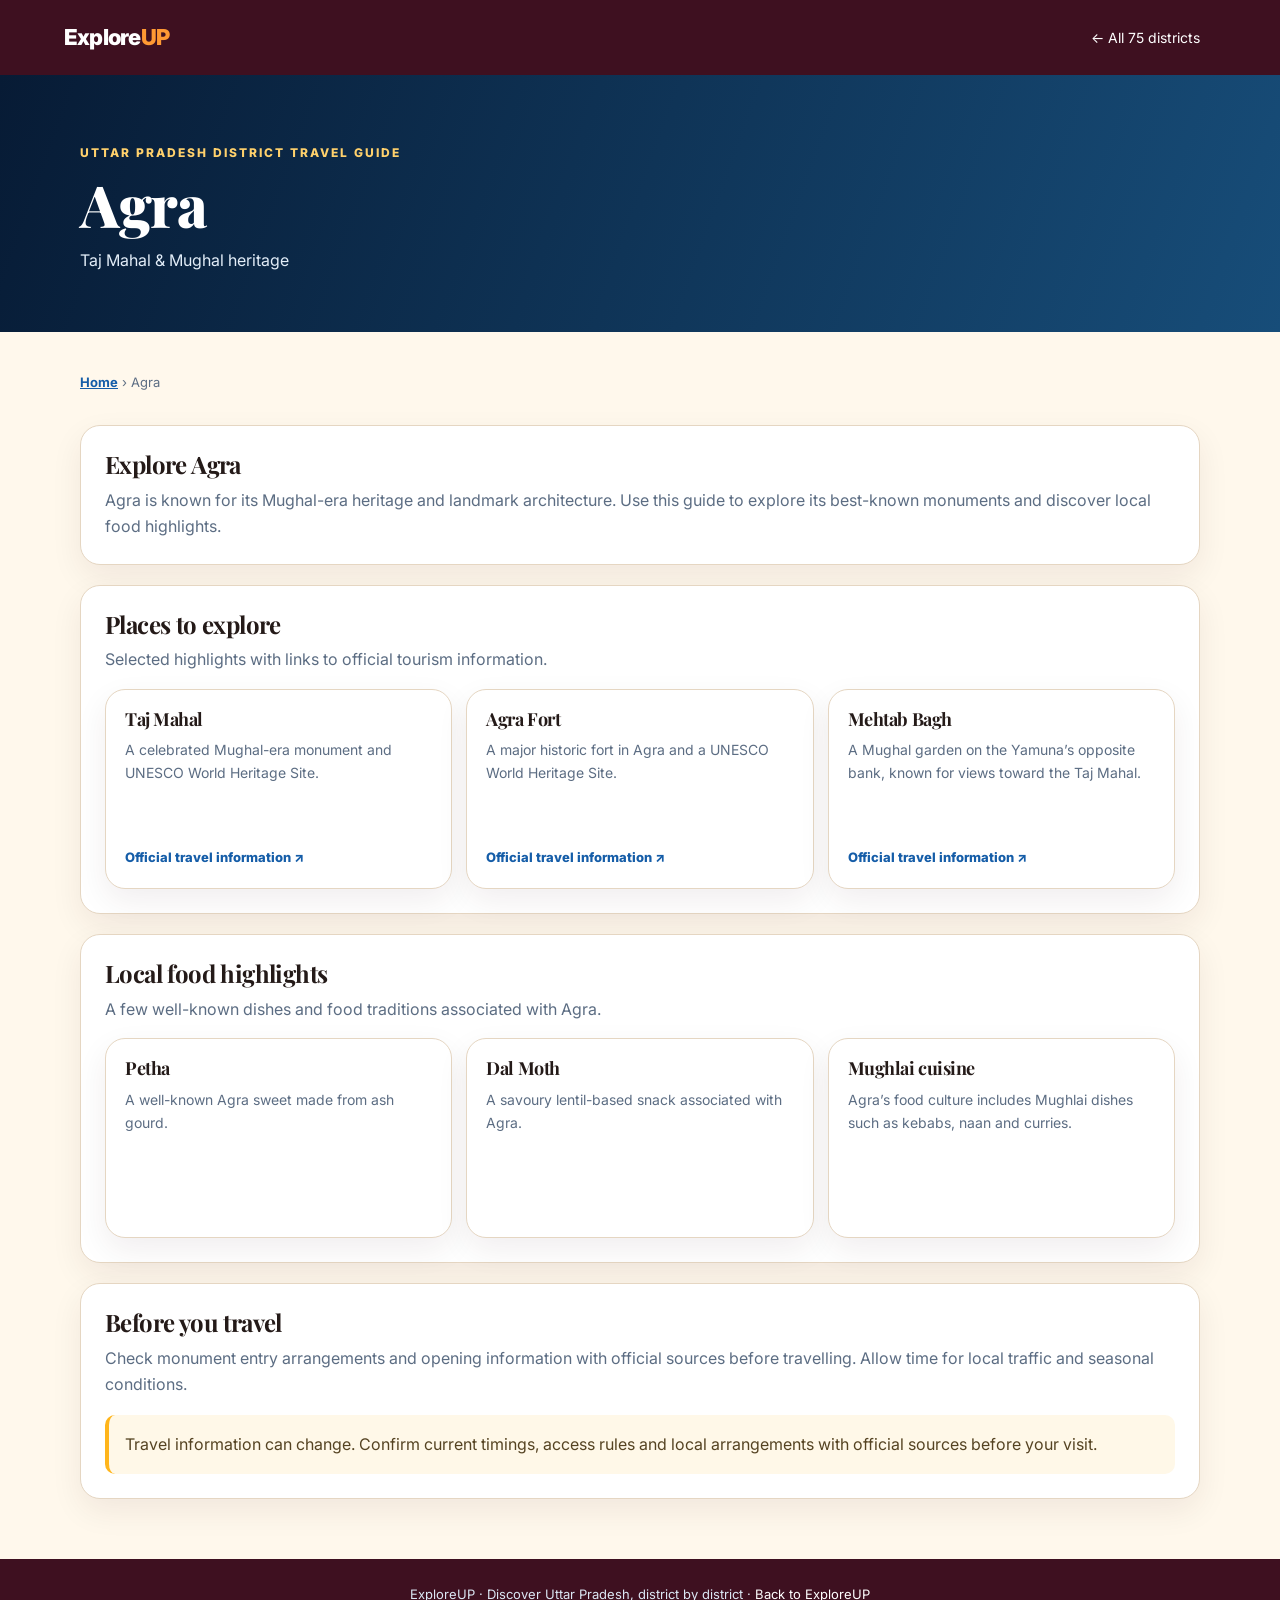
<file: agra.html>
<!doctype html>
<html lang="en-IN">
<head>
<meta charset="utf-8">
<meta name="viewport" content="width=device-width,initial-scale=1">
<title>Agra Travel Guide — Taj Mahal, Agra Fort &amp; Local Food | ExploreUP</title>
<meta name="description" content="Explore Agra’s Taj Mahal, Agra Fort and Mehtab Bagh, plus local food highlights such as petha and dal moth. Plan a heritage visit with ExploreUP.">
<meta name="robots" content="index,follow,max-image-preview:large">
<link rel="canonical" href="https://exploreup-five.vercel.app/agra.html">
<meta property="og:type" content="website">
<meta property="og:site_name" content="ExploreUP">
<meta property="og:title" content="Agra Travel Guide — Taj Mahal, Agra Fort &amp; Local Food | ExploreUP">
<meta property="og:description" content="Explore Agra’s Taj Mahal, Agra Fort and Mehtab Bagh, plus local food highlights such as petha and dal moth. Plan a heritage visit with ExploreUP.">
<meta property="og:url" content="https://exploreup-five.vercel.app/agra.html">
<meta property="og:image" content="https://exploreup-five.vercel.app/images/agra-card.jpg">
<meta property="og:image:alt" content="ExploreUP Uttar Pradesh travel guide">
<meta name="twitter:card" content="summary_large_image">
<meta name="twitter:title" content="Agra Travel Guide — Taj Mahal, Agra Fort &amp; Local Food | ExploreUP">
<meta name="twitter:description" content="Explore Agra’s Taj Mahal, Agra Fort and Mehtab Bagh, plus local food highlights such as petha and dal moth. Plan a heritage visit with ExploreUP.">
<meta name="twitter:image" content="https://exploreup-five.vercel.app/images/agra-card.jpg">
<script type="application/ld+json">{"@context":"https://schema.org","@graph":[{"@type":"WebPage","name":"Agra Travel Guide — Taj Mahal, Agra Fort & Local Food | ExploreUP","description":"Explore Agra’s Taj Mahal, Agra Fort and Mehtab Bagh, plus local food highlights such as petha and dal moth. Plan a heritage visit with ExploreUP.","url":"https://exploreup-five.vercel.app/agra.html","inLanguage":"en-IN","isPartOf":{"@type":"WebSite","name":"ExploreUP","url":"https://exploreup-five.vercel.app/"}},{"@type":"BreadcrumbList","itemListElement":[{"@type":"ListItem","position":1,"name":"Home","item":"https://exploreup-five.vercel.app/"},{"@type":"ListItem","position":2,"name":"Agra","item":"https://exploreup-five.vercel.app/agra.html"}]}]}</script>
<style>
:root{color-scheme:light;--navy:#071b35;--blue:#155da8;--gold:#ffb51b;--ink:#152842;--muted:#5c6d83;--paper:#f4f7fb}
*{box-sizing:border-box}body{margin:0;background:var(--paper);color:var(--ink);font:16px/1.65 Inter,system-ui,-apple-system,Segoe UI,sans-serif}a{color:inherit}.top{background:var(--navy);color:#fff;padding:16px max(5%,calc((100% - 1120px)/2));display:flex;justify-content:space-between;align-items:center}.brand{font-size:22px;font-weight:850;text-decoration:none}.brand span{color:var(--gold)}.top a.back{color:#fff;text-decoration:none;font-size:14px}.hero{background:linear-gradient(110deg,#071b35,#174d79);color:#fff;padding:68px max(5%,calc((100% - 1120px)/2)) 58px}.eyebrow{color:#ffd16c;font-size:12px;font-weight:800;letter-spacing:2px;text-transform:uppercase}.hero h1{font-size:clamp(36px,6vw,58px);line-height:1.08;margin:10px 0}.hero p{max-width:760px;color:#e2edf8;margin:0}.wrap{width:min(1120px,90%);margin:28px auto 60px}.crumb{font-size:13px;color:var(--muted);margin-bottom:20px}.crumb a{color:var(--blue)}.intro,.panel{background:#fff;border:1px solid #e3eaf2;border-radius:18px;padding:24px;margin-bottom:20px}.intro h2,.panel h2{margin:0 0 8px;font-size:24px}.muted{color:var(--muted);margin:0}.grid{display:grid;grid-template-columns:repeat(3,minmax(0,1fr));gap:14px;margin-top:16px}.item{background:#fff;border:1px solid #e3eaf2;border-radius:16px;padding:19px;display:flex;flex-direction:column;min-height:200px}.item h3{font-size:18px;margin:0 0 8px}.item p{font-size:14px;color:var(--muted);margin:0 0 16px;flex:1}.item a{font-size:13px;color:var(--blue);font-weight:800;text-decoration:none}.note{background:#fff8e8;border-left:4px solid var(--gold);border-radius:10px;padding:16px;margin-top:18px;color:#554322}.foot{background:var(--navy);color:#dce7f4;padding:25px 5%;text-align:center;font-size:13px}.foot a{color:#fff}@media(max-width:760px){.grid{grid-template-columns:1fr}.hero{padding-top:48px}.intro,.panel{padding:19px}.top{padding-left:5%;padding-right:5%}}
</style>
<link rel="preconnect" href="https://fonts.googleapis.com">
<link rel="preconnect" href="https://fonts.gstatic.com" crossorigin>
<link href="https://fonts.googleapis.com/css2?family=Inter:wght@400;500;600;700;800&family=Noto+Sans+Devanagari:wght@400;500;600;700&family=Playfair+Display:wght@600;700&display=swap" rel="stylesheet">
<link rel="stylesheet" href="/css/sitewide-design-system.css?v=20261111-2">
<link rel="stylesheet" href="/css/heritage-secondary-pages.css?v=20261111-1">
</head>
<body>
<nav class="top"><a class="brand" href="/">Explore<span>UP</span></a><a class="back" href="/">← All 75 districts</a></nav>
<header class="hero"><div class="eyebrow">Uttar Pradesh district travel guide</div><h1>Agra</h1><p>Taj Mahal &amp; Mughal heritage</p></header>
<main class="wrap">
<div class="crumb"><a href="/">Home</a> › Agra</div>
<section class="intro"><h2>Explore Agra</h2><p class="muted">Agra is known for its Mughal-era heritage and landmark architecture. Use this guide to explore its best-known monuments and discover local food highlights.</p></section>
<section class="panel"><h2>Places to explore</h2><p class="muted">Selected highlights with links to official tourism information.</p><div class="grid"><article class="item"><h3>Taj Mahal</h3><p>A celebrated Mughal-era monument and UNESCO World Heritage Site.</p><a href="https://www.incredibleindia.gov.in/en/uttar-pradesh/agra/taj-mahal" target="_blank" rel="noopener noreferrer">Official travel information ↗</a></article><article class="item"><h3>Agra Fort</h3><p>A major historic fort in Agra and a UNESCO World Heritage Site.</p><a href="https://www.incredibleindia.gov.in/en/uttar-pradesh/agra/agra-fort" target="_blank" rel="noopener noreferrer">Official travel information ↗</a></article><article class="item"><h3>Mehtab Bagh</h3><p>A Mughal garden on the Yamuna’s opposite bank, known for views toward the Taj Mahal.</p><a href="https://www.incredibleindia.gov.in/en/uttar-pradesh/agra/mehtab-bagh" target="_blank" rel="noopener noreferrer">Official travel information ↗</a></article></div></section>
<section class="panel"><h2>Local food highlights</h2><p class="muted">A few well-known dishes and food traditions associated with Agra.</p><div class="grid"><article class="item"><h3>Petha</h3><p>A well-known Agra sweet made from ash gourd.</p></article><article class="item"><h3>Dal Moth</h3><p>A savoury lentil-based snack associated with Agra.</p></article><article class="item"><h3>Mughlai cuisine</h3><p>Agra’s food culture includes Mughlai dishes such as kebabs, naan and curries.</p></article></div></section>
<section class="panel"><h2>Before you travel</h2><p class="muted">Check monument entry arrangements and opening information with official sources before travelling. Allow time for local traffic and seasonal conditions.</p><div class="note">Travel information can change. Confirm current timings, access rules and local arrangements with official sources before your visit.</div></section>
</main>
<footer class="foot">ExploreUP · Discover Uttar Pradesh, district by district · <a href="/">Back to ExploreUP</a></footer>
</body></html>
</file>
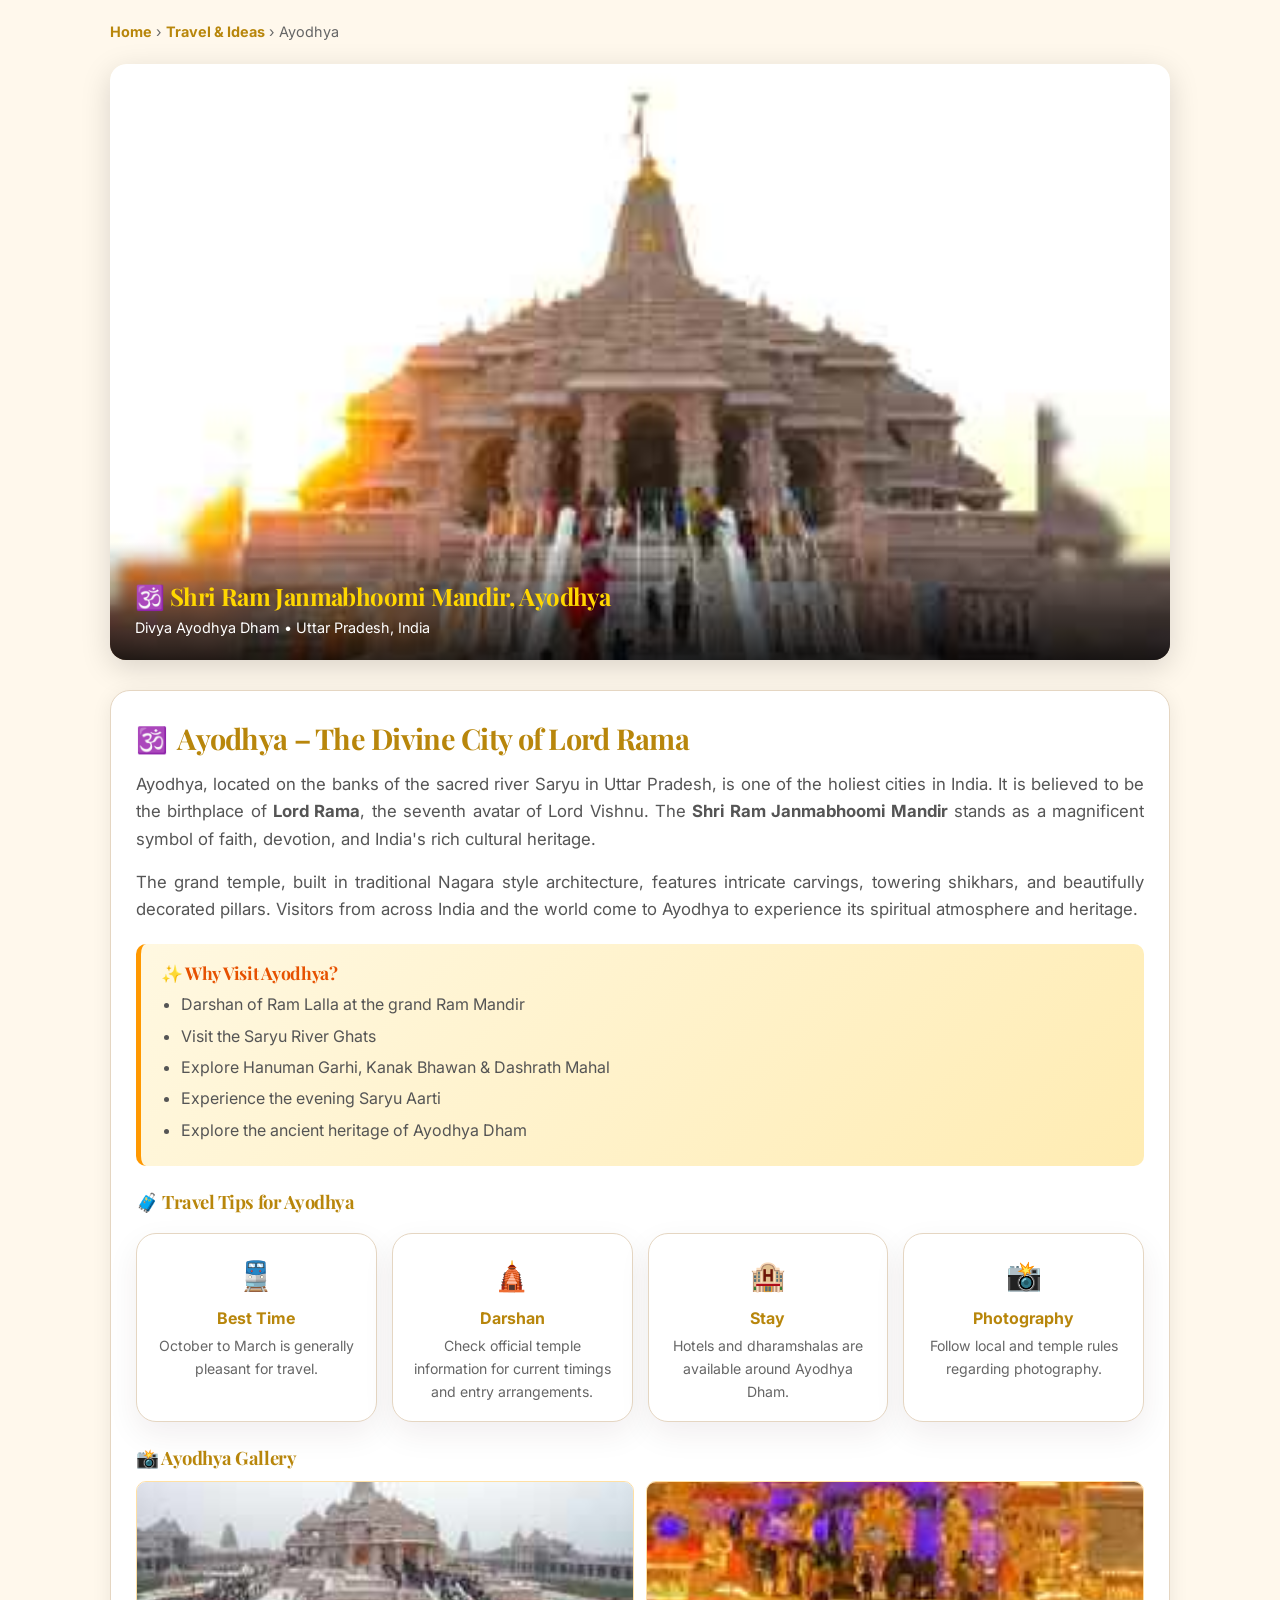
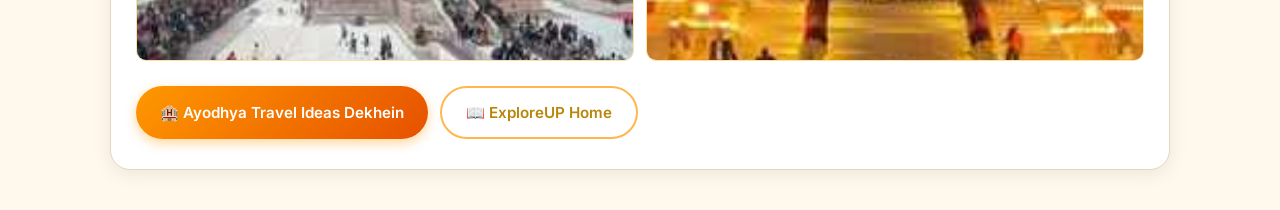
<file: ayodhya.html>
<!DOCTYPE html>
<html lang="en">
<head>
<meta charset="UTF-8">
<meta name="viewport" content="width=device-width, initial-scale=1.0">
<title>Ayodhya Travel Guide — Ram Mandir, Ghats &amp; Heritage | ExploreUP</title>
<meta name="description" content="Explore Ayodhya’s Ram Mandir, Saryu River Ghats, Hanuman Garhi, Kanak Bhawan and heritage highlights with practical travel tips from ExploreUP.">
<link rel="canonical" href="https://exploreup-five.vercel.app/ayodhya.html">
<meta name="robots" content="index,follow,max-image-preview:large">
<meta property="og:type" content="article">
<meta property="og:site_name" content="ExploreUP">
<meta property="og:title" content="Ayodhya Travel Guide — Ram Mandir &amp; Heritage | ExploreUP">
<meta property="og:description" content="Discover Ayodhya’s Ram Mandir, Saryu River Ghats, Hanuman Garhi, Kanak Bhawan and travel highlights.">
<meta property="og:url" content="https://exploreup-five.vercel.app/ayodhya.html">
<meta property="og:image" content="https://exploreup-five.vercel.app/images/ayodhya-gallery-2.jpg?v=20260916">
<meta name="twitter:card" content="summary_large_image">
<meta name="twitter:title" content="Ayodhya Travel Guide — Ram Mandir &amp; Heritage | ExploreUP">
<meta name="twitter:description" content="Discover Ayodhya’s landmarks, heritage and travel highlights with ExploreUP.">
<meta name="twitter:image" content="https://exploreup-five.vercel.app/images/ayodhya-gallery-2.jpg?v=20260916">
<script type="application/ld+json">
{
  "@context": "https://schema.org",
  "@graph": [
    {
      "@type": "WebPage",
      "name": "Ayodhya Travel Guide — Ram Mandir, Ghats & Heritage | ExploreUP",
      "description": "Explore Ayodhya’s Ram Mandir, Saryu River Ghats, Hanuman Garhi, Kanak Bhawan and heritage highlights with practical travel tips from ExploreUP.",
      "url": "https://exploreup-five.vercel.app/ayodhya.html",
      "inLanguage": "en-IN",
      "isPartOf": {
        "@type": "WebSite",
        "name": "ExploreUP",
        "url": "https://exploreup-five.vercel.app/"
      }
    },
    {
      "@type": "BreadcrumbList",
      "itemListElement": [
        {
          "@type": "ListItem",
          "position": 1,
          "name": "Home",
          "item": "https://exploreup-five.vercel.app/"
        },
        {
          "@type": "ListItem",
          "position": 2,
          "name": "Ayodhya",
          "item": "https://exploreup-five.vercel.app/ayodhya.html"
        }
      ]
    }
  ]
}
</script>
<style>
*{margin:0;padding:0;box-sizing:border-box}
body{font-family:'Segoe UI',Tahoma,Geneva,Verdana,sans-serif;background:#fdf6ec;color:#333;line-height:1.7}
.breadcrumb{max-width:1100px;margin:20px auto 0;padding:0 20px;font-size:.9rem;color:#666}.breadcrumb a{color:#b8860b;text-decoration:none}.breadcrumb a:hover{text-decoration:underline}
.ayodhya-section{max-width:1100px;margin:0 auto;padding:20px 20px 40px}
.hero-image{position:relative;width:100%;border-radius:16px;overflow:hidden;box-shadow:0 8px 30px rgba(0,0,0,.15);margin-bottom:30px;background:#f5e6c8;aspect-ratio:16/9}.hero-image img{width:100%;height:100%;object-fit:cover;display:block;transition:transform .5s ease}.hero-image:hover img{transform:scale(1.03)}
.hero-image .caption{position:absolute;bottom:0;left:0;right:0;background:linear-gradient(to top,rgba(0,0,0,.8),transparent);color:#fff;padding:40px 25px 20px;font-size:.9rem}.hero-image .caption h2{font-size:1.5rem;margin-bottom:5px;color:#ffd700}
.content-card{background:#fff;border-radius:16px;padding:30px 25px;box-shadow:0 4px 20px rgba(0,0,0,.08);border:1px solid #f0e0c0}.content-card h1{font-size:1.8rem;color:#b8860b;margin-bottom:15px;display:flex;align-items:center;gap:10px}.content-card h1:before{content:'🕉️';font-size:1.6rem}.content-card p{font-size:1.05rem;color:#555;margin-bottom:15px;text-align:justify}.sub-heading{color:#b8860b;margin-top:25px;margin-bottom:12px;font-size:1.15rem}
.highlight-box{background:linear-gradient(135deg,#fff8e1,#ffecb3);border-left:5px solid #ff9800;padding:18px 20px;border-radius:10px;margin:20px 0}.highlight-box h3{color:#e65100;margin-bottom:8px;font-size:1.1rem}.highlight-box ul{margin-left:20px;color:#555}.highlight-box li{margin-bottom:5px}
.tips-grid{display:grid;grid-template-columns:repeat(auto-fit,minmax(220px,1fr));gap:15px;margin-top:20px}.tip-card{background:#fff8e1;border-radius:12px;padding:18px;border:1px solid #ffe0a3;text-align:center;transition:transform .2s}.tip-card:hover{transform:translateY(-4px)}.tip-card .icon{font-size:1.8rem;margin-bottom:8px}.tip-card h4{color:#b8860b;font-size:1rem;margin-bottom:5px}.tip-card p{font-size:.88rem;color:#666;margin:0;text-align:center}
.mini-gallery{display:grid;grid-template-columns:repeat(2,1fr);gap:12px;margin-top:10px}.mini-gallery img{width:100%;height:180px;object-fit:cover;border-radius:10px;border:1px solid #ffe0a3;transition:transform .3s;cursor:pointer}.mini-gallery img:hover{transform:scale(1.04)}
.btn-group{display:flex;gap:12px;flex-wrap:wrap;margin-top:25px}.btn{padding:12px 24px;border-radius:50px;text-decoration:none;font-weight:600;font-size:.95rem;transition:all .3s;display:inline-flex;align-items:center;gap:8px}.btn-primary{background:linear-gradient(135deg,#ff9800,#e65100);color:#fff;box-shadow:0 4px 12px rgba(255,152,0,.4)}.btn-primary:hover{transform:translateY(-2px)}.btn-outline{background:transparent;color:#b8860b;border:2px solid #ffb74d}.btn-outline:hover{background:#fff3e0}
@media(max-width:600px){.content-card h1{font-size:1.3rem}.hero-image .caption h2{font-size:1.1rem}.hero-image .caption{padding:30px 15px 15px}.content-card{padding:20px 16px}.mini-gallery{grid-template-columns:1fr}}
</style>
<link rel="preconnect" href="https://fonts.googleapis.com">
<link rel="preconnect" href="https://fonts.gstatic.com" crossorigin>
<link href="https://fonts.googleapis.com/css2?family=Inter:wght@400;500;600;700;800&family=Noto+Sans+Devanagari:wght@400;500;600;700&family=Playfair+Display:wght@600;700&display=swap" rel="stylesheet">
<link rel="stylesheet" href="/css/sitewide-design-system.css?v=20261111-2">
<link rel="stylesheet" href="/css/heritage-secondary-pages.css?v=20261111-1">
</head>
<body>
<nav class="breadcrumb"><a href="/">Home</a> › <a href="/#travel">Travel &amp; Ideas</a> › <span>Ayodhya</span></nav>
<section class="ayodhya-section">
<div class="hero-image">
<img src="./images/ayodhya-gallery-2.jpg?v=20260916" alt="Ram Mandir Ayodhya - Shri Ram Janmabhoomi Temple" loading="eager" width="1280" height="720">
<div class="caption"><h2>🕉️ Shri Ram Janmabhoomi Mandir, Ayodhya</h2><p>Divya Ayodhya Dham • Uttar Pradesh, India</p></div>
</div>
<div class="content-card">
<h1>Ayodhya – The Divine City of Lord Rama</h1>
<p>Ayodhya, located on the banks of the sacred river Saryu in Uttar Pradesh, is one of the holiest cities in India. It is believed to be the birthplace of <strong>Lord Rama</strong>, the seventh avatar of Lord Vishnu. The <strong>Shri Ram Janmabhoomi Mandir</strong> stands as a magnificent symbol of faith, devotion, and India's rich cultural heritage.</p>
<p>The grand temple, built in traditional Nagara style architecture, features intricate carvings, towering shikhars, and beautifully decorated pillars. Visitors from across India and the world come to Ayodhya to experience its spiritual atmosphere and heritage.</p>
<div class="highlight-box"><h3>✨ Why Visit Ayodhya?</h3><ul><li>Darshan of Ram Lalla at the grand Ram Mandir</li><li>Visit the Saryu River Ghats</li><li>Explore Hanuman Garhi, Kanak Bhawan &amp; Dashrath Mahal</li><li>Experience the evening Saryu Aarti</li><li>Explore the ancient heritage of Ayodhya Dham</li></ul></div>
<h3 class="sub-heading">🧳 Travel Tips for Ayodhya</h3>
<div class="tips-grid"><div class="tip-card"><div class="icon">🚆</div><h4>Best Time</h4><p>October to March is generally pleasant for travel.</p></div><div class="tip-card"><div class="icon">🛕</div><h4>Darshan</h4><p>Check official temple information for current timings and entry arrangements.</p></div><div class="tip-card"><div class="icon">🏨</div><h4>Stay</h4><p>Hotels and dharamshalas are available around Ayodhya Dham.</p></div><div class="tip-card"><div class="icon">📸</div><h4>Photography</h4><p>Follow local and temple rules regarding photography.</p></div></div>
<h3 class="sub-heading">📸 Ayodhya Gallery</h3>
<div class="mini-gallery"><img src="./images/ayodhya-gallery-3.jpg?v=20260916" alt="Ayodhya Ram Mandir gallery image 1" loading="eager"><img src="./images/ayodhya-gallery-4.jpg?v=20260916" alt="Ayodhya Ram Mandir gallery image 2" loading="eager"></div>
<div class="btn-group"><a href="/#travel" class="btn btn-primary">🏨 Ayodhya Travel Ideas Dekhein</a><a href="/" class="btn btn-outline">📖 ExploreUP Home</a></div>
</div>
</section>
<script>(function(){'use strict';const section=document.querySelector('.ayodhya-section');if(!section)return;if('IntersectionObserver'in window){const io=new IntersectionObserver(entries=>entries.forEach(e=>{if(e.isIntersecting){e.target.style.opacity='1';e.target.style.transform='translateY(0)';io.unobserve(e.target);}}),{threshold:.12});section.querySelectorAll('.content-card,.tip-card,.mini-gallery img,.highlight-box').forEach(el=>{el.style.opacity='0';el.style.transform='translateY(16px)';el.style.transition='opacity .5s ease,transform .5s ease';io.observe(el);});}})();</script>
</body>
</html>
</file>
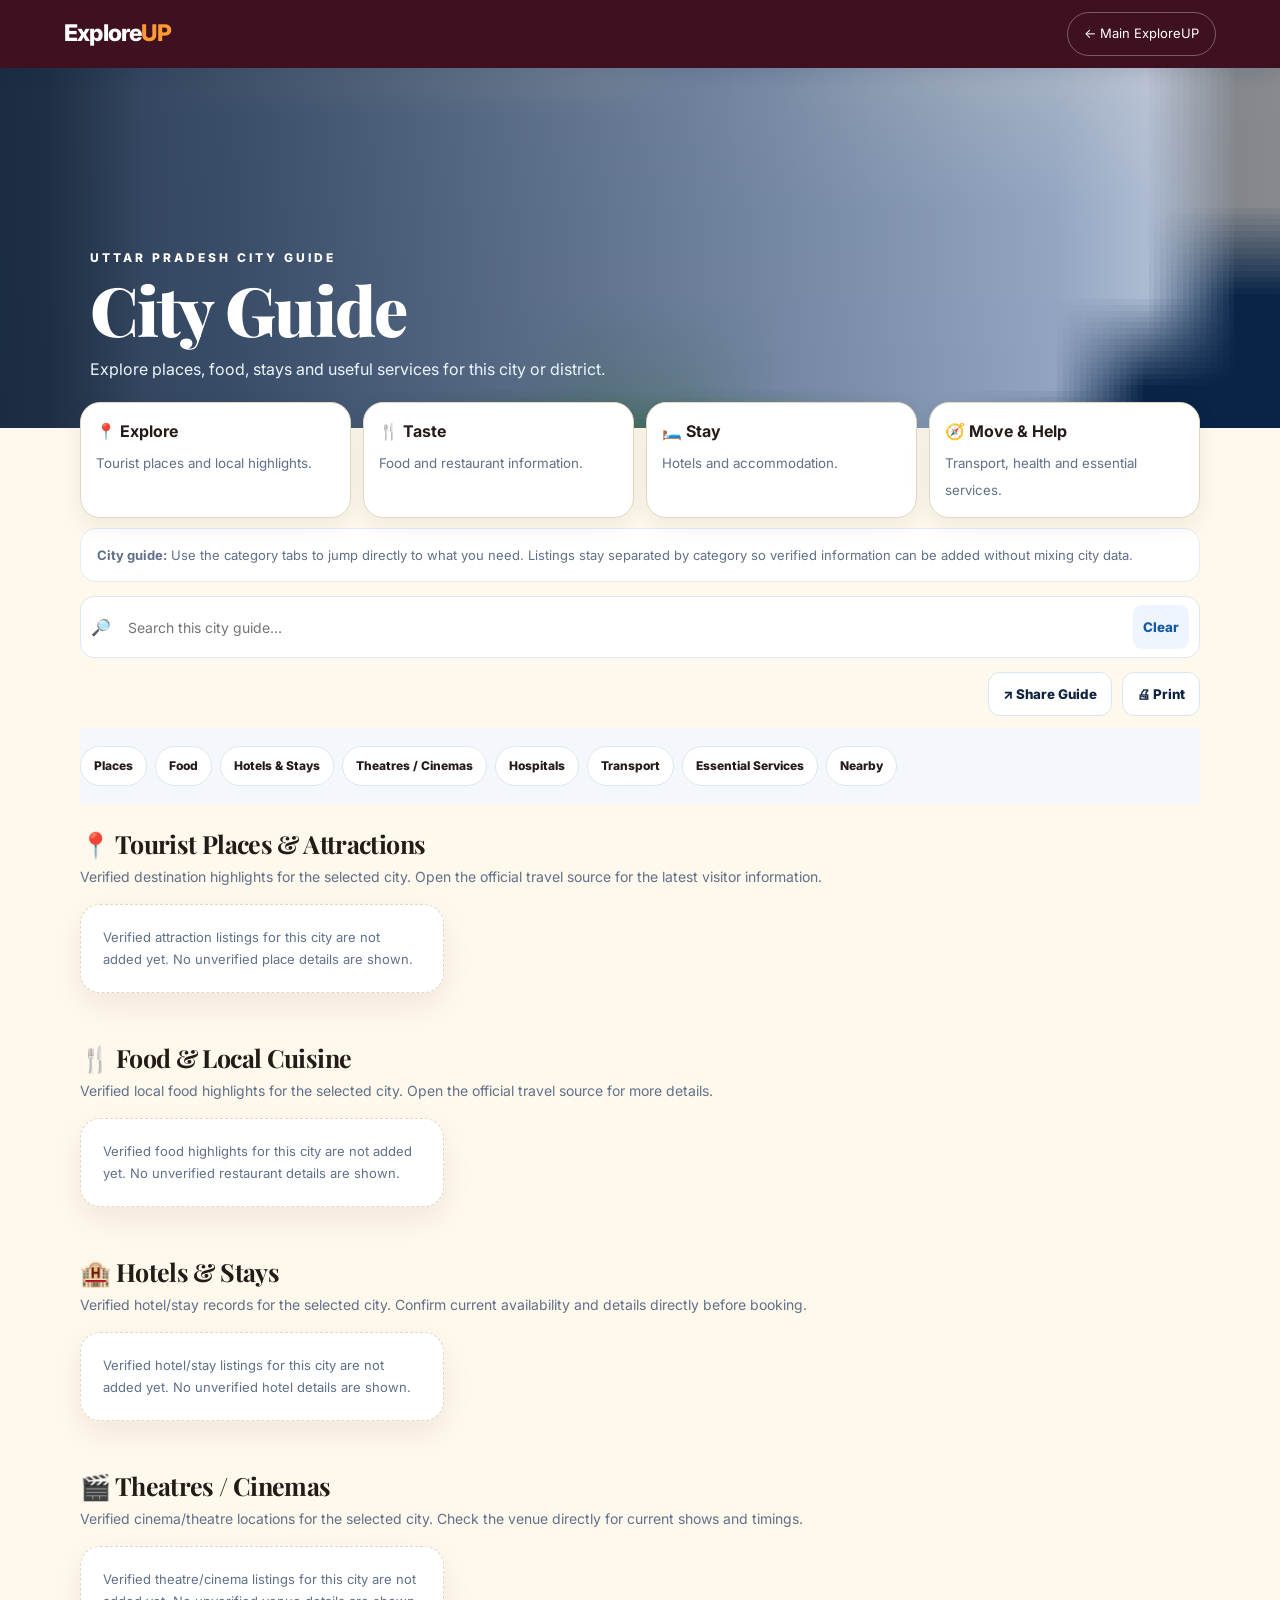
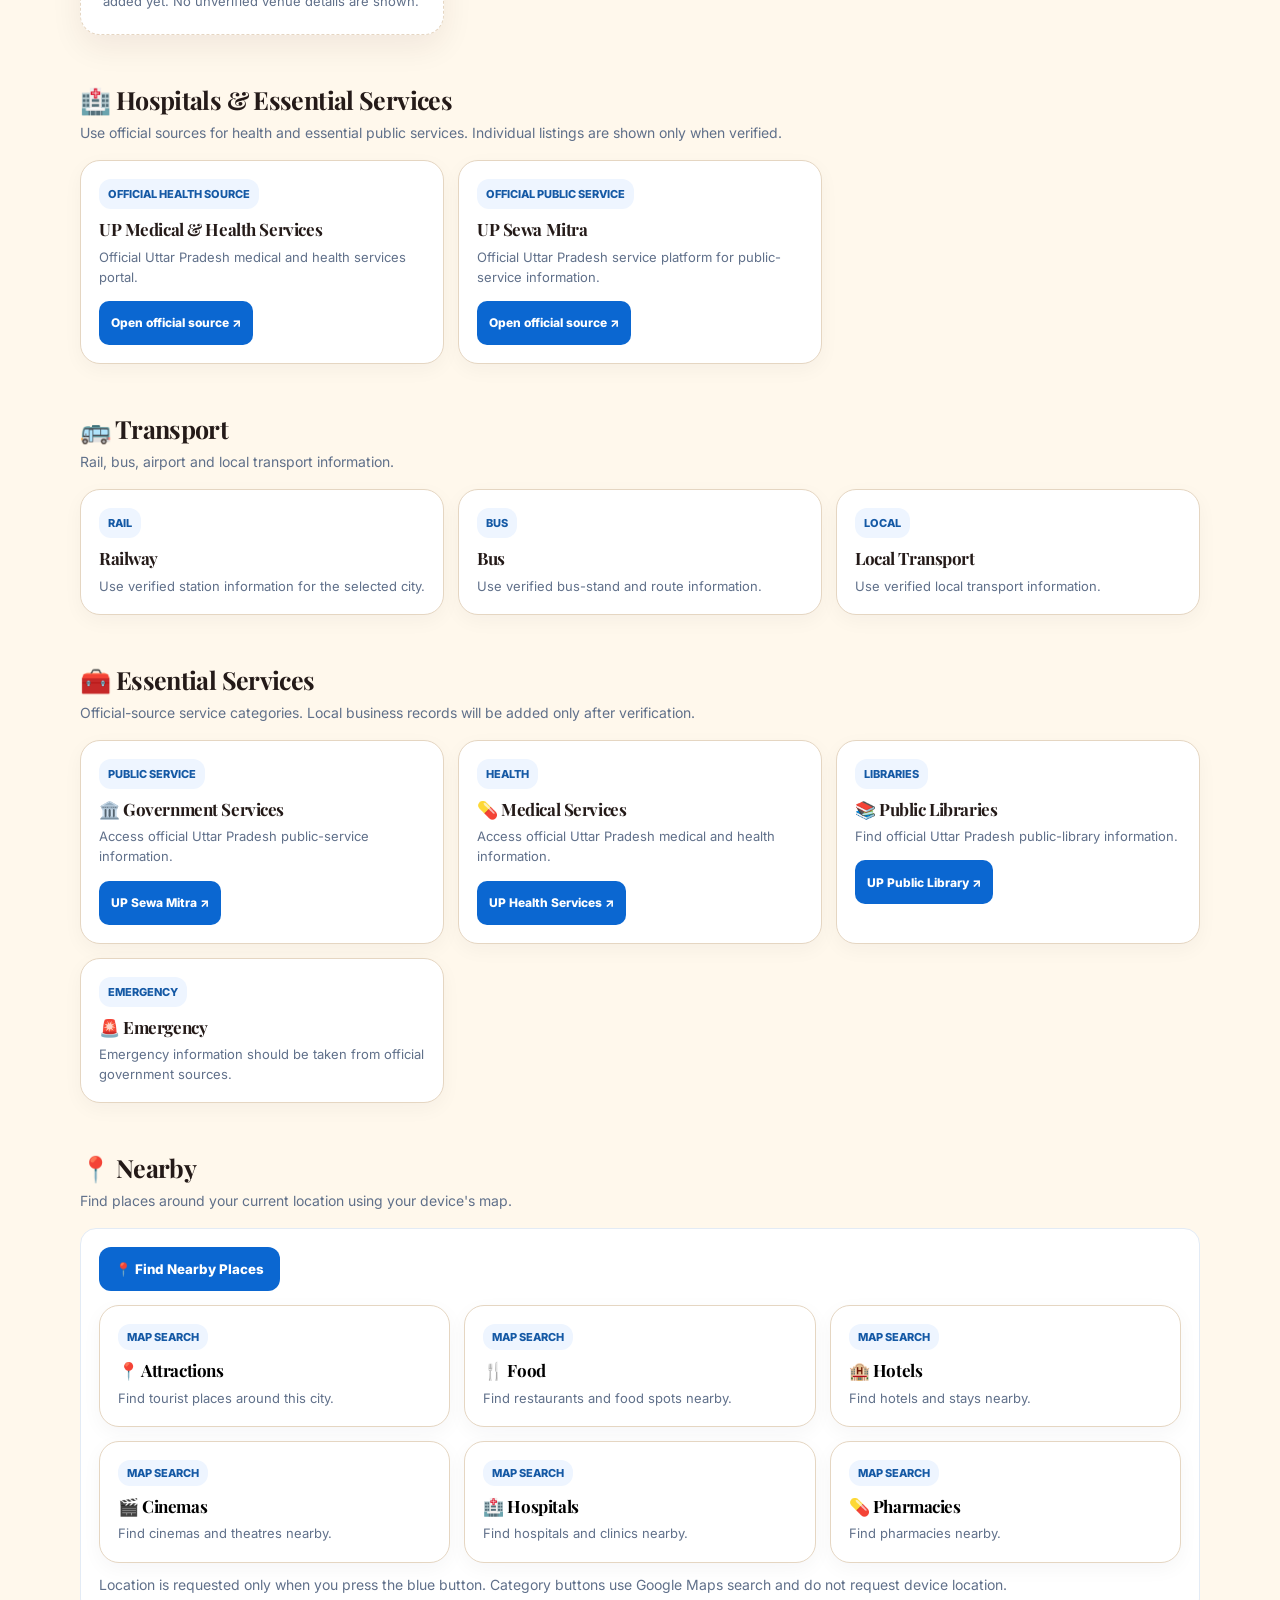
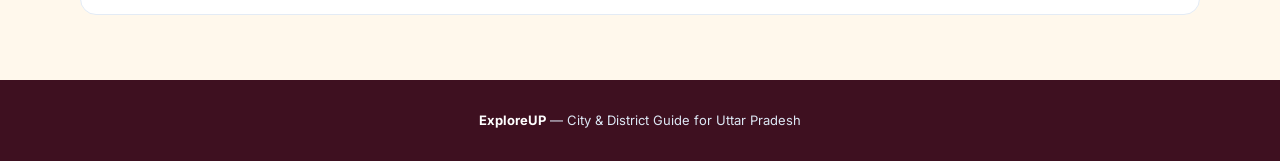
<file: city.html>
<!doctype html>
<html lang="en">
<head>
<meta charset="utf-8">
<meta name="viewport" content="width=device-width,initial-scale=1">
<title>ExploreUP — City Guide</title>
<meta name="description" content="ExploreUP city and district guide for Uttar Pradesh. This interactive guide is a navigation tool; district-specific pages are being prepared.">
<style>
:root{--navy:#071b35;--blue:#0b67d1;--gold:#ffb51b;--bg:#f4f8fc;--text:#10233f;--muted:#60708a;--card:#fff}
*{box-sizing:border-box}html{scroll-behavior:smooth}body{margin:0;font-family:Inter,system-ui,-apple-system,Segoe UI,sans-serif;background:var(--bg);color:var(--text)}
a{text-decoration:none;color:inherit}.nav{height:68px;background:var(--navy);color:#fff;display:flex;align-items:center;justify-content:space-between;padding:0 5%;position:sticky;top:0;z-index:10}.logo{font-weight:800;font-size:23px}.logo span{color:var(--gold)}.back{border:1px solid #ffffff44;border-radius:20px;padding:9px 14px;font-size:13px}
.hero{min-height:360px;background:linear-gradient(90deg,#071b35dd,#071b3522),url('./images/agra-photo.svg') center/cover;display:flex;align-items:end;padding:45px 7%;color:#fff}.hero h1{font-size:clamp(40px,7vw,68px);margin:0 0 8px}.hero p{margin:0;max-width:700px;line-height:1.6;color:#edf5ff}.wrap{width:min(1200px,90%);margin:auto}.tabs{display:flex;gap:8px;overflow:auto;padding:18px 0;position:sticky;top:68px;background:var(--bg);z-index:5}.tabs a{white-space:nowrap;background:#fff;border:1px solid #dfe7f1;padding:9px 13px;border-radius:999px;font-size:12px;font-weight:800}.section{padding:25px 0}.section h2{margin:0 0 6px;font-size:25px}.sub{color:var(--muted);font-size:14px;margin:0 0 16px}.grid{display:grid;grid-template-columns:repeat(3,1fr);gap:14px}.card{background:#fff;border:1px solid #e5edf6;border-radius:16px;padding:18px;box-shadow:0 6px 20px #071b350a;transition:transform .18s ease,box-shadow .18s ease}.card:hover{transform:translateY(-2px);box-shadow:0 10px 26px #071b3514}.place-card{display:flex;flex-direction:column;min-height:210px}.place-card h3{font-size:19px;line-height:1.3}.place-card p{flex:1}.place-source{display:inline-flex;align-items:center;justify-content:center;gap:6px;margin-top:14px;background:var(--blue);color:#fff!important;border-radius:10px;padding:10px 12px;font-size:12px;font-weight:800}.card h3{margin:0 0 7px;font-size:17px}.card p{margin:0;color:var(--muted);font-size:13px;line-height:1.55}.badge{display:inline-block;background:#eef5ff;color:#1559a5;padding:6px 9px;border-radius:12px;font-size:11px;font-weight:800;margin-bottom:10px}.empty{border:1px dashed #c9d6e6;background:#fff;border-radius:16px;padding:22px;color:var(--muted);font-size:13px}.footer{margin-top:40px;background:var(--navy);color:#cddbf0;padding:30px 5%;font-size:13px}.footer b{color:#fff}.citytools{display:grid;grid-template-columns:repeat(4,1fr);gap:12px;margin-top:-26px;position:relative;z-index:6}.citytool{background:#fff;border:1px solid #e3ebf5;border-radius:16px;padding:15px;box-shadow:0 8px 24px #001b3b12}.citytool b{display:block;margin-bottom:5px}.citytool small{color:var(--muted);line-height:1.4}.guide-note{background:#fff;border:1px solid #e3ebf5;border-radius:16px;padding:16px;margin-top:10px;color:var(--muted);font-size:13px;line-height:1.55}.nearby-box{background:#fff;border:1px solid #e3ebf5;border-radius:16px;padding:18px;margin-top:16px}.nearby-btn{border:0;border-radius:12px;background:var(--blue);color:#fff;padding:11px 16px;font-weight:800;cursor:pointer}.nearby-btn:focus-visible{outline:3px solid #ffb51b;outline-offset:2px}@media(max-width:800px){.grid{grid-template-columns:repeat(2,1fr)}.citytools{grid-template-columns:repeat(2,1fr)}}@media(max-width:560px){.nav{height:60px}.back{font-size:11px}.tabs{top:60px}.grid{grid-template-columns:1fr}.hero{min-height:330px;padding:35px 5%}.citytools{grid-template-columns:1fr;margin-top:-18px}}
.city-quick-actions{display:flex;gap:10px;justify-content:flex-end;margin:12px 0}.city-quick-actions button{border:1px solid #dbe5f0;background:#fff;color:var(--text);border-radius:12px;padding:10px 14px;font-weight:800;cursor:pointer}.city-filter{display:flex;align-items:center;gap:8px;background:#fff;border:1px solid #dfe7f1;border-radius:14px;padding:8px 10px;margin:14px 0}.city-filter input{flex:1;border:0;outline:0;background:transparent;padding:9px;font-size:14px;color:var(--text)}.city-filter button{border:0;background:#eef5ff;color:#1559a5;border-radius:9px;padding:8px 10px;font-weight:800;cursor:pointer}.tabs a.active{background:var(--blue);color:#fff;border-color:var(--blue)}.section.is-hidden{display:none}@media(max-width:560px){.city-quick-actions button{flex:1}.city-filter{position:sticky;top:108px;z-index:4}}
</style>
<link rel="canonical" href="https://exploreup-five.vercel.app/city.html">
<meta name="robots" content="noindex,follow">
<meta property="og:type" content="website">
<meta property="og:site_name" content="ExploreUP">
<meta property="og:title" content="ExploreUP — Uttar Pradesh City Guide">
<meta property="og:description" content="Explore places, food, stays, transport and essential services across Uttar Pradesh.">
<meta property="og:url" content="https://exploreup-five.vercel.app/city.html">
<meta property="og:image" content="https://exploreup-five.vercel.app/images/agra-photo.svg">
<meta name="twitter:card" content="summary_large_image">
<meta name="twitter:title" content="ExploreUP — Uttar Pradesh City Guide">
<meta name="twitter:description" content="Explore places, food, stays and essential services across Uttar Pradesh.">
<meta name="twitter:image" content="https://exploreup-five.vercel.app/images/agra-photo.svg">
<link rel="preconnect" href="https://fonts.googleapis.com">
<link rel="preconnect" href="https://fonts.gstatic.com" crossorigin>
<link href="https://fonts.googleapis.com/css2?family=Inter:wght@400;500;600;700;800&family=Noto+Sans+Devanagari:wght@400;500;600;700&family=Playfair+Display:wght@600;700&display=swap" rel="stylesheet">
<link rel="stylesheet" href="/css/sitewide-design-system.css?v=20261111-2">
<link rel="stylesheet" href="/css/heritage-secondary-pages.css?v=20261111-1">
</head>
<body>
<nav class="nav"><div class="logo">Explore<span>UP</span></div><a class="back" href="/">← Main ExploreUP</a></nav>
<header class="hero" id="cityHero"><div><div style="letter-spacing:3px;font-size:12px;font-weight:800">UTTAR PRADESH CITY GUIDE</div><h1 id="cityName">City Guide</h1><p id="cityIntro">Explore places, food, stays and useful services for this city or district.</p></div></header>
<main class="wrap">
<div class="citytools" aria-label="City guide overview"><div class="citytool"><b>📍 Explore</b><small>Tourist places and local highlights.</small></div><div class="citytool"><b>🍴 Taste</b><small>Food and restaurant information.</small></div><div class="citytool"><b>🛏️ Stay</b><small>Hotels and accommodation.</small></div><div class="citytool"><b>🧭 Move & Help</b><small>Transport, health and essential services.</small></div></div>
<div class="guide-note"><b>City guide:</b> Use the category tabs to jump directly to what you need. Listings stay separated by category so verified information can be added without mixing city data.</div><div class="city-filter" role="search">🔎<input id="citySearch" type="search" placeholder="Search this city guide…"><button id="clearCitySearch" type="button">Clear</button></div>
<div class="city-quick-actions"><button type="button" id="shareGuide">↗ Share Guide</button><button type="button" id="printGuide">🖨 Print</button></div><nav class="tabs"><a href="#places">Places</a><a href="#food">Food</a><a href="#hotels">Hotels & Stays</a><a href="#cinema">Theatres / Cinemas</a><a href="#health">Hospitals</a><a href="#transport">Transport</a><a href="#services">Essential Services</a><a href="#nearby">Nearby</a></nav>
<section class="section" id="places"><h2>📍 Tourist Places & Attractions</h2><p class="sub">Verified destination highlights for the selected city. Open the official travel source for the latest visitor information.</p><div id="placeListings" class="grid"><div class="empty">Loading verified attractions…</div></div></section>
<section class="section" id="food"><h2>🍴 Food & Local Cuisine</h2><p class="sub">Verified local food highlights for the selected city. Open the official travel source for more details.</p><div id="foodListings" class="grid"><div class="empty">Loading verified food highlights…</div></div></section>
<section class="section" id="hotels"><h2>🏨 Hotels & Stays</h2><p class="sub">Verified hotel/stay records for the selected city. Confirm current availability and details directly before booking.</p><div id="hotelListings" class="grid"><div class="empty">Loading verified hotel/stay listings…</div></div></section>
<section class="section" id="cinema"><h2>🎬 Theatres / Cinemas</h2><p class="sub">Verified cinema/theatre locations for the selected city. Check the venue directly for current shows and timings.</p><div id="cinemaListings" class="grid"><div class="empty">Loading verified theatre/cinema listings…</div></div></section>
<section class="section" id="health"><h2>🏥 Hospitals & Essential Services</h2><p class="sub">Use official sources for health and essential public services. Individual listings are shown only when verified.</p><div id="healthListings" class="grid"><div class="card"><span class="badge">OFFICIAL HEALTH SOURCE</span><h3>UP Medical & Health Services</h3><p>Official Uttar Pradesh medical and health services portal.</p><a class="place-source" href="https://dgmh.up.gov.in/" target="_blank" rel="noopener noreferrer">Open official source ↗</a></div><div class="card"><span class="badge">OFFICIAL PUBLIC SERVICE</span><h3>UP Sewa Mitra</h3><p>Official Uttar Pradesh service platform for public-service information.</p><a class="place-source" href="https://sewamitra.up.gov.in/" target="_blank" rel="noopener noreferrer">Open official source ↗</a></div></div></section>
<section class="section" id="transport"><h2>🚌 Transport</h2><p class="sub">Rail, bus, airport and local transport information.</p><div class="grid"><div class="card"><span class="badge">RAIL</span><h3>Railway</h3><p>Use verified station information for the selected city.</p></div><div class="card"><span class="badge">BUS</span><h3>Bus</h3><p>Use verified bus-stand and route information.</p></div><div class="card"><span class="badge">LOCAL</span><h3>Local Transport</h3><p>Use verified local transport information.</p></div></div></section>
<section class="section" id="services"><h2>🧰 Essential Services</h2><p class="sub">Official-source service categories. Local business records will be added only after verification.</p><div class="grid"><div class="card"><span class="badge">PUBLIC SERVICE</span><h3>🏛️ Government Services</h3><p>Access official Uttar Pradesh public-service information.</p><a class="place-source" href="https://sewamitra.up.gov.in/" target="_blank" rel="noopener noreferrer">UP Sewa Mitra ↗</a></div><div class="card"><span class="badge">HEALTH</span><h3>💊 Medical Services</h3><p>Access official Uttar Pradesh medical and health information.</p><a class="place-source" href="https://dgmh.up.gov.in/" target="_blank" rel="noopener noreferrer">UP Health Services ↗</a></div><div class="card"><span class="badge">LIBRARIES</span><h3>📚 Public Libraries</h3><p>Find official Uttar Pradesh public-library information.</p><a class="place-source" href="https://www.library.up.gov.in/" target="_blank" rel="noopener noreferrer">UP Public Library ↗</a></div><div class="card"><span class="badge">EMERGENCY</span><h3>🚨 Emergency</h3><p>Emergency information should be taken from official government sources.</p></div></div></section>
<section class="section" id="nearby"><h2>📍 Nearby</h2><p class="sub">Find places around your current location using your device's map.</p><div class="nearby-box"><button id="nearbyBtn" class="nearby-btn" type="button">📍 Find Nearby Places</button><div class="grid" style="margin-top:14px"><button class="card" type="button" data-nearby-category="Tourist attractions" style="text-align:left;cursor:pointer"><span class="badge">MAP SEARCH</span><h3>📍 Attractions</h3><p>Find tourist places around this city.</p></button><button class="card" type="button" data-nearby-category="Restaurants" style="text-align:left;cursor:pointer"><span class="badge">MAP SEARCH</span><h3>🍴 Food</h3><p>Find restaurants and food spots nearby.</p></button><button class="card" type="button" data-nearby-category="Hotels" style="text-align:left;cursor:pointer"><span class="badge">MAP SEARCH</span><h3>🏨 Hotels</h3><p>Find hotels and stays nearby.</p></button><button class="card" type="button" data-nearby-category="Cinemas" style="text-align:left;cursor:pointer"><span class="badge">MAP SEARCH</span><h3>🎬 Cinemas</h3><p>Find cinemas and theatres nearby.</p></button><button class="card" type="button" data-nearby-category="Hospitals" style="text-align:left;cursor:pointer"><span class="badge">MAP SEARCH</span><h3>🏥 Hospitals</h3><p>Find hospitals and clinics nearby.</p></button><button class="card" type="button" data-nearby-category="Pharmacies" style="text-align:left;cursor:pointer"><span class="badge">MAP SEARCH</span><h3>💊 Pharmacies</h3><p>Find pharmacies nearby.</p></button></div><p class="sub" style="margin:10px 0 0">Location is requested only when you press the blue button. Category buttons use Google Maps search and do not request device location.</p></div></section>
</main>
<footer class="footer"><b>ExploreUP</b> — City & District Guide for Uttar Pradesh</footer>
<script>
(function(){
 const params=new URLSearchParams(location.search);
 const city=params.get('city')||params.get('district');
 if(city){const name=city.trim();document.getElementById('cityName').textContent=name;document.title='ExploreUP — '+name+' City Guide';document.getElementById('cityIntro').textContent='Explore '+name+' through one clear city guide: places, food, stays, cinemas, health, transport and essential services.';const heroImages={'Agra':'./images/agra-photo.svg','Lucknow':'./images/lucknow.jpg','Varanasi':'./images/varanasi.jpg','Banaras':'./images/varanasi.jpg','Ayodhya':'./images/ayodhya-gallery-2.jpg','Jhansi':'./images.jpeg','Prayagraj':'./images (1).jpeg','Gorakhpur':'./images (3).jpeg'};const hero=document.getElementById('cityHero');const src=heroImages[name]||'./images/agra-photo.svg';hero.style.backgroundImage='linear-gradient(90deg,#071b35dd,#071b3522),url("'+src+'")';}
})();
</script>
<script src="./v21-step3-favorites.js?v=20260917-1"></script><script>
(function(){
  const data={
    Agra:[
      ['Taj Mahal','World-famous Mughal-era monument and UNESCO World Heritage Site.','https://www.incredibleindia.gov.in/en/uttar-pradesh/agra/taj-mahal'],
      ['Agra Fort','Historic Mughal fort in Agra and UNESCO World Heritage Site.','https://www.incredibleindia.gov.in/en/uttar-pradesh/agra/agra-fort'],
      ['Mehtab Bagh','Mughal garden next to the Taj Mahal, known for views toward the monument.','https://www.incredibleindia.gov.in/en/uttar-pradesh/agra/mehtab-bagh']
    ],
    Lucknow:[
      ['Bara Imambara','Historic Lucknow landmark known for its grand vaulted hall and Bhul Bhulaiya.','https://www.incredibleindia.gov.in/en/uttar-pradesh/lucknow/bara-imambara'],
      ['Rumi Darwaza','Iconic historic gateway in Lucknow.','https://www.incredibleindia.gov.in/en/uttar-pradesh/lucknow/rumi-darwaza'],
      ['Lucknow Residency','Historic site included among Lucknow attractions by Incredible India.','https://www.incredibleindia.gov.in/en/uttar-pradesh/lucknow']
    ],
    Varanasi:[
      ['Dashashwamedh Ghat','Major Ganga riverside ghat associated with the Ganga Aarti.','https://www.incredibleindia.gov.in/en/uttar-pradesh/varanasi/dashashwamedh-ghat'],
      ['Sarnath','Important Buddhist heritage destination near Varanasi.','https://www.incredibleindia.gov.in/en/uttar-pradesh/varanasi/sarnath-museum'],
      ['Kashi Vishwanath Temple','Major temple destination in Varanasi.','https://www.incredibleindia.gov.in/en/uttar-pradesh/varanasi']
    ],
    Banaras:[
      ['Dashashwamedh Ghat','Major Ganga riverside ghat associated with the evening Ganga Aarti.','https://www.incredibleindia.gov.in/en/uttar-pradesh/varanasi'],
      ['Sarnath','Important Buddhist heritage destination near Varanasi.','https://www.incredibleindia.gov.in/en/uttar-pradesh/varanasi/sarnath-museum'],
      ['Kashi Vishwanath Temple','Major temple destination in Varanasi.','https://www.incredibleindia.gov.in/en/uttar-pradesh/varanasi']
    ],
    Ayodhya:[
      ['Ram Mandir','Major landmark within Ayodhya’s temple precincts.','https://www.incredibleindia.gov.in/en/uttar-pradesh/ayodhya'],
      ['Hanuman Garhi','Historic temple complex on a hilltop in Ayodhya.','https://www.incredibleindia.gov.in/en/uttar-pradesh/ayodhya/hanuman-garhi'],
      ['Kanak Bhawan','Temple dedicated to Lord Rama and Goddess Sita.','https://www.incredibleindia.gov.in/en/uttar-pradesh/ayodhya/kanak-bhawan']
    ]
  };
  const params=new URLSearchParams(location.search);
  const rawCity=(params.get('city')||params.get('district')||'').trim();
  const cityKey=Object.keys(data).find(k=>k.toLowerCase()===rawCity.toLowerCase());
  const list=document.getElementById('placeListings');
  if(!list)return;
  const items=cityKey?data[cityKey]:null;
  if(!items){
    list.innerHTML='<div class="empty">Verified attraction listings for this city are not added yet. No unverified place details are shown.</div>';
    return;
  }
  const escapeHtml=(value)=>String(value).replace(/[&<>"']/g,ch=>({'&':'&amp;','<':'&lt;','>':'&gt;','"':'&quot;',"'":'&#39;'}[ch]));
  list.innerHTML=items.map(x=>'<article class="card place-card"><span class="badge">OFFICIAL TRAVEL SOURCE</span><h3>'+escapeHtml(x[0])+'</h3><p>'+escapeHtml(x[1])+'</p><a class="place-source" href="'+encodeURI(x[2])+'" target="_blank" rel="noopener noreferrer" aria-label="Open official travel information for '+escapeHtml(x[0])+'">Official travel information ↗</a></article>').join('');
})();
</script>
<script>
(function(){
  const data={
    Agra:[
      ['Petha','A well-known Agra sweet made from ash gourd; official tourism information also highlights Dal Moth and local chaat.','https://www.incredibleindia.gov.in/en/uttar-pradesh/agra'],
      ['Dal Moth','A savoury lentil-based snack associated with Agra.','https://www.incredibleindia.gov.in/en/uttar-pradesh/agra'],
      ['Mughlai Cuisine','Agra’s food culture includes Mughlai dishes such as kebabs, naan and curries.','https://www.incredibleindia.gov.in/en/uttar-pradesh/agra']
    ],
    Lucknow:[
      ['Tunday Kebab','A well-known Lucknow kebab highlighted in official tourism food guides.','https://www.incredibleindia.gov.in/en/uttar-pradesh/lucknow/food-guide-what-and-where-to-eat-in-lucknow'],
      ['Awadhi Biryani','A Lucknow culinary highlight described by official tourism information.','https://www.incredibleindia.gov.in/en/uttar-pradesh/lucknow'],
      ['Basket Chaat','A Lucknow street-food speciality made with a crisp basket, potato, chickpeas, chutneys and curd.','https://www.incredibleindia.gov.in/en/uttar-pradesh/lucknow/food-guide-what-and-where-to-eat-in-lucknow']
    ],
    Varanasi:[
      ['Baati Chokha','A traditional Varanasi food highlighted by official tourism information.','https://www.incredibleindia.gov.in/en/uttar-pradesh/varanasi/culinary-delights-of-varanasi'],
      ['Lassi','A yoghurt-based drink traditionally served in Varanasi and highlighted in official tourism information.','https://www.incredibleindia.gov.in/en/uttar-pradesh/varanasi/culinary-delights-of-varanasi'],
      ['Kachori','A popular savoury snack in Varanasi, with official tourism information highlighting Kachori Gali.','https://www.incredibleindia.gov.in/en/uttar-pradesh/varanasi/culinary-delights-of-varanasi']
    ],
    Banaras:[
      ['Baati Chokha','A traditional Varanasi food highlighted by official tourism information.','https://www.incredibleindia.gov.in/en/uttar-pradesh/varanasi/culinary-delights-of-varanasi'],
      ['Lassi','A yoghurt-based drink traditionally served in Varanasi and highlighted in official tourism information.','https://www.incredibleindia.gov.in/en/uttar-pradesh/varanasi/culinary-delights-of-varanasi'],
      ['Kachori','A popular savoury snack in Varanasi, with official tourism information highlighting Kachori Gali.','https://www.incredibleindia.gov.in/en/uttar-pradesh/varanasi/culinary-delights-of-varanasi']
    ]
  };
  const params=new URLSearchParams(location.search);
  const rawCity=(params.get('city')||params.get('district')||'').trim();
  const cityKey=Object.keys(data).find(k=>k.toLowerCase()===rawCity.toLowerCase());
  const list=document.getElementById('foodListings');
  if(!list)return;
  const items=cityKey?data[cityKey]:null;
  if(!items){
    list.innerHTML='<div class="empty">Verified food highlights for this city are not added yet. No unverified restaurant details are shown.</div>';
    return;
  }
  const escapeHtml=(value)=>String(value).replace(/[&<>"']/g,ch=>({'&':'&amp;','<':'&lt;','>':'&gt;','"':'&quot;',"'":'&#39;'}[ch]));
  list.innerHTML=items.map(x=>'<article class="card place-card"><span class="badge">OFFICIAL TRAVEL SOURCE</span><h3>'+escapeHtml(x[0])+'</h3><p>'+escapeHtml(x[1])+'</p><a class="place-source" href="'+encodeURI(x[2])+'" target="_blank" rel="noopener noreferrer" aria-label="Open official food information for '+escapeHtml(x[0])+'">Official food information ↗</a></article>').join('');
})();
</script><script src="./district-hotels.js?v=20260919-1"></script><script src="./district-hotels-verified-overrides.js?v=20260919-1"></script><script>
(function(){
  function render(){
    const list=document.getElementById('hotelListings');
    const api=window.ExploreUPHotels;
    if(!list||!api||!api.data)return;
    const params=new URLSearchParams(location.search);
    const raw=(params.get('city')||params.get('district')||'').trim();
    const cityKey=Object.keys(api.data).find(k=>k.toLowerCase()===raw.toLowerCase())||Object.keys(api.data).find(k=>k.toLowerCase().replace(/\\s+/g,' ')===raw.toLowerCase().replace(/\\s+/g,' '));
    const rows=cityKey?api.data[cityKey]:null;
    if(!rows){list.innerHTML='<div class="empty">Verified hotel/stay listings for this city are not added yet. No unverified hotel details are shown.</div>';return;}
    const esc=v=>String(v??'').replace(/[&<>\\"']/g,m=>({'&':'&amp;','<':'&lt;','>':'&gt;','\\"':'&quot;',"'":'&#39;'}[m]));
    list.innerHTML=rows.map(r=>{
      const phone=String(r[2]||'').replace(/[^0-9+]/g,'');
      const map='https://www.google.com/maps/search/?api=1&query='+encodeURIComponent(r[0]+' '+r[1]);
      return '<article class="card place-card"><span class="badge">VERIFIED HOTEL RECORD</span><h3>'+esc(r[0])+'</h3><p>'+esc(r[1])+'</p><div style="display:flex;gap:8px;flex-wrap:wrap;margin-top:14px">'+(phone?'<a class="place-source" style="margin-top:0" href="tel:'+esc(phone)+'">📞 Call</a>':'')+'<a class="place-source" style="margin-top:0" href="'+map+'" target="_blank" rel="noopener noreferrer">📍 Directions</a></div></article>';
    }).join('');
  }
  if(document.readyState==='loading')document.addEventListener('DOMContentLoaded',()=>setTimeout(render,50),{once:true});else setTimeout(render,50);
  window.addEventListener('load',()=>setTimeout(render,100));
})();
</script><script>
(function(){
const data={
Agra:[['PVR INOX - TDI Mall','TDI Mall, Fatehabad Road, Agra','https://www.google.com/maps/search/?api=1&query=PVR%20INOX%20TDI%20Mall%20Agra']],
Lucknow:[['PVR INOX - Phoenix United Mall','Phoenix United Mall, Kanpur Road, Lucknow','https://www.google.com/maps/search/?api=1&query=PVR%20INOX%20Phoenix%20United%20Mall%20Lucknow']],
Varanasi:[['PVR INOX - IP Mall','IP Mall, Sigra, Varanasi','https://www.google.com/maps/search/?api=1&query=PVR%20INOX%20IP%20Mall%20Varanasi']],
Banaras:[['PVR INOX - IP Mall','IP Mall, Sigra, Varanasi','https://www.google.com/maps/search/?api=1&query=PVR%20INOX%20IP%20Mall%20Varanasi']],
Ayodhya:[['INOX - Ayodhya','Ayodhya, Uttar Pradesh','https://www.google.com/maps/search/?api=1&query=INOX%20Ayodhya']],
Prayagraj:[['PVR INOX - Vinayak City Centre','Vinayak City Centre, Civil Lines, Prayagraj','https://www.google.com/maps/search/?api=1&query=PVR%20INOX%20Vinayak%20City%20Centre%20Prayagraj']],
Jhansi:[['PVR INOX - Elite Cinema','Elite Cinema, Jhansi, Uttar Pradesh','https://www.google.com/maps/search/?api=1&query=PVR%20INOX%20Elite%20Cinema%20Jhansi']],
Gorakhpur:[['INOX - Orion Mall','Orion Mall, Gorakhpur, Uttar Pradesh','https://www.google.com/maps/search/?api=1&query=INOX%20Orion%20Mall%20Gorakhpur']]
};
const p=new URLSearchParams(location.search), raw=(p.get('city')||p.get('district')||'').trim();
const key=Object.keys(data).find(k=>k.toLowerCase()===raw.toLowerCase()), list=document.getElementById('cinemaListings'); if(!list)return;
const rows=key?data[key]:null;
if(!rows){list.innerHTML='<div class="empty">Verified theatre/cinema listings for this city are not added yet. No unverified venue details are shown.</div>';return;}
const esc=v=>String(v).replace(/[&<>"']/g,m=>({'&':'&amp;','<':'&lt;','>':'&gt;','"':'&quot;',"'":'&#39;'}[m]));
list.innerHTML=rows.map(r=>'<article class="card place-card"><span class="badge">VERIFIED CINEMA RECORD</span><h3>'+esc(r[0])+'</h3><p>'+esc(r[1])+'</p><a class="place-source" href="'+r[2]+'" target="_blank" rel="noopener noreferrer">📍 Directions</a></article>').join('');
})();
</script><script src="./v21-step4-nearby.js?v=20260919-1"></script><script>(function(){const s=document.getElementById('citySearch'),cl=document.getElementById('clearCitySearch'),secs=[...document.querySelectorAll('main .section')],tabs=[...document.querySelectorAll('.tabs a')];function f(){const q=(s?.value||'').trim().toLowerCase();secs.forEach(x=>x.classList.toggle('is-hidden',!!q&&!x.textContent.toLowerCase().includes(q)));}s?.addEventListener('input',f);cl?.addEventListener('click',()=>{s.value='';f();s.focus()});tabs.forEach(t=>t.addEventListener('click',()=>tabs.forEach(x=>x.classList.remove('active'))));document.getElementById('shareGuide')?.addEventListener('click',async()=>{try{if(navigator.share){await navigator.share({title:document.title,url:location.href});return;}if(navigator.clipboard){await navigator.clipboard.writeText(location.href);alert('City guide link copied.');return;}throw new Error('share unavailable')}catch(e){if(e&&e.name==='AbortError')return;alert('Sharing is not available here. Please copy the page link from your browser.');}});document.getElementById('printGuide')?.addEventListener('click',()=>window.print());const p=new URLSearchParams(location.search),cat=p.get('category');if(cat&&document.getElementById(cat))setTimeout(()=>document.getElementById(cat).scrollIntoView({behavior:'smooth'}),100)})();</script>
</body>
</html>
</file>
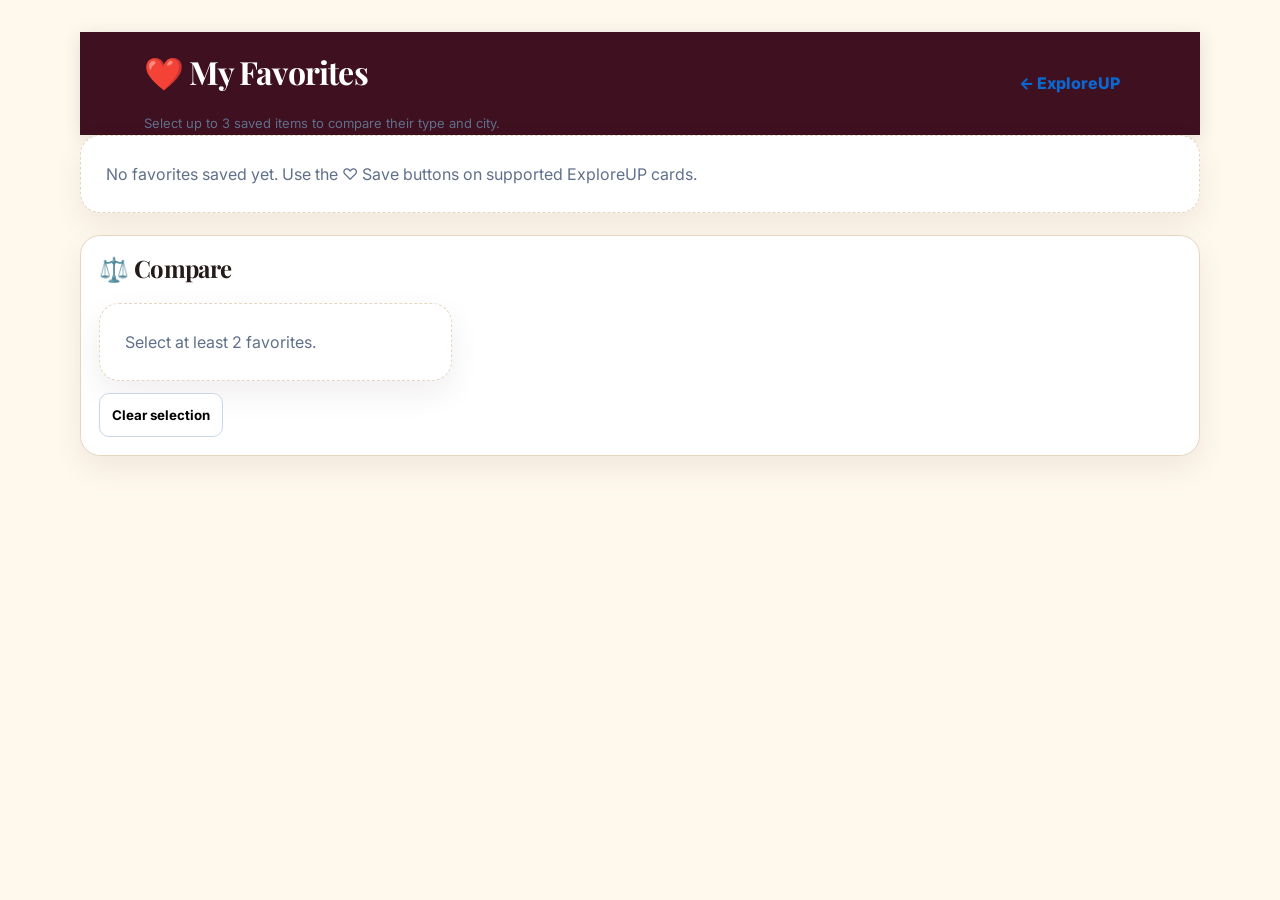
<file: favorites.html>
<!DOCTYPE html>
<html lang="en">
<head>
<meta charset="utf-8"><meta name="viewport" content="width=device-width,initial-scale=1">
<title>ExploreUP — Favorites & Compare</title>
<meta property="og:type" content="website">
<meta property="og:site_name" content="ExploreUP">
<meta property="og:title" content="My Favorites & Compare — ExploreUP">
<meta property="og:description" content="Review and compare saved destinations and places with ExploreUP.">
<meta property="og:url" content="https://exploreup-five.vercel.app/favorites.html">
<meta property="og:image" content="https://exploreup-five.vercel.app/images/agra-card.jpg?v=20260923">
<meta name="twitter:card" content="summary_large_image">
<meta name="twitter:title" content="My Favorites & Compare — ExploreUP">
<meta name="twitter:description" content="Review and compare saved destinations and places with ExploreUP.">
<meta name="twitter:image" content="https://exploreup-five.vercel.app/images/agra-card.jpg?v=20260923">
<meta name="description" content="View and compare places you have saved in your ExploreUP favorites.">
<link rel="canonical" href="https://exploreup-five.vercel.app/favorites.html">
<meta name="robots" content="noindex,follow">
<style>
body{margin:0;font-family:Inter,system-ui,sans-serif;background:#f4f8fc;color:#10233f}.wrap{width:min(980px,92%);margin:32px auto}.top{display:flex;justify-content:space-between;align-items:center;gap:15px;flex-wrap:wrap}.back{color:#0b67d1;font-weight:800;text-decoration:none}.hint{color:#60708a;font-size:13px}.card{background:#fff;border:1px solid #e3ebf5;border-radius:16px;padding:16px;margin:12px 0;display:flex;justify-content:space-between;gap:12px;align-items:center}.meta{color:#60708a;font-size:13px}.actions{display:flex;gap:8px;align-items:center}.comparePick{width:18px;height:18px}.remove{border:0;border-radius:10px;padding:9px 12px;background:#ffe9e9;color:#a32323;font-weight:800;cursor:pointer}.compareBtn{border:0;border-radius:10px;padding:10px 14px;background:#0b67d1;color:#fff;font-weight:800;cursor:pointer}.compareBtn:disabled{opacity:.45;cursor:not-allowed}.empty{background:#fff;border-radius:16px;padding:25px;color:#60708a}.compare{margin-top:22px;background:#fff;border:1px solid #d8e3f0;border-radius:18px;padding:18px}.compare h2{margin-top:0}.compareGrid{display:grid;grid-template-columns:repeat(3,1fr);gap:12px}.compareItem{border:1px solid #e3ebf5;border-radius:14px;padding:14px;background:#f9fbfe}.compareItem strong{display:block;margin-bottom:7px}.clear{margin-top:12px;border:1px solid #c9d7e8;background:#fff;border-radius:10px;padding:9px 12px;font-weight:700;cursor:pointer}@media(max-width:700px){.compareGrid{grid-template-columns:1fr}.card{align-items:flex-start}.actions{flex-direction:column}.top h1{font-size:25px}}
</style>
<link rel="preconnect" href="https://fonts.googleapis.com">
<link rel="preconnect" href="https://fonts.gstatic.com" crossorigin>
<link href="https://fonts.googleapis.com/css2?family=Inter:wght@400;500;600;700;800&family=Noto+Sans+Devanagari:wght@400;500;600;700&family=Playfair+Display:wght@600;700&display=swap" rel="stylesheet">
<link rel="stylesheet" href="/css/sitewide-design-system.css?v=20261111-2">
<link rel="stylesheet" href="/css/heritage-secondary-pages.css?v=20261111-1">
</head>
<body>
<main class="wrap">
  <div class="top"><div><h1>❤️ My Favorites</h1><div class="hint">Select up to 3 saved items to compare their type and city.</div></div><a class="back" href="/">← ExploreUP</a></div>
  <div id="list"></div>
  <section class="compare" aria-live="polite">
    <h2>⚖️ Compare</h2><div id="compareGrid" class="compareGrid"><div class="empty">Select at least 2 favorites.</div></div>
    <button id="clearCompare" class="clear" type="button">Clear selection</button>
  </section>
</main>
<script src="./v21-step3-favorites.js?v=20260920-1"></script>
<script>
(function(){
  function esc(s){return String(s??'').replace(/[&<>"']/g,m=>({'&':'&amp;','<':'&lt;','>':'&gt;','"':'&quot;',"'":'&#39;'}[m]));}
  const selected=new Set();
  function items(){return window.ExploreUPFavorites?.all()||[]}
  function render(){
    const list=document.getElementById('list'), all=items();
    [...selected].forEach(i=>{if(i>=all.length)selected.delete(i)});
    list.innerHTML=all.length?all.map((x,i)=>'<div class="card"><div><strong>'+esc(x.name)+'</strong><div class="meta">'+esc(x.type||'Place')+(x.city?' · '+esc(x.city):'')+'</div></div><div class="actions"><label><input class="comparePick" type="checkbox" data-i="'+i+'" '+(selected.has(i)?'checked':'')+'> Compare</label><button class="remove" data-remove="'+i+'" type="button">Remove</button></div></div>').join(''):'<div class="empty">No favorites saved yet. Use the ♡ Save buttons on supported ExploreUP cards.</div>';
    list.querySelectorAll('[data-remove]').forEach(b=>b.onclick=()=>{const x=all[Number(b.dataset.remove)];window.ExploreUPFavorites.remove(x.name,x.city||'');selected.clear();render();});
    list.querySelectorAll('.comparePick').forEach(b=>b.onchange=()=>{const i=Number(b.dataset.i);if(b.checked){if(selected.size>=3){b.checked=false;alert('You can compare up to 3 favorites at a time.');return}selected.add(i)}else selected.delete(i);renderCompare();});
    renderCompare();
  }
  function renderCompare(){
    const all=items(), picked=[...selected].map(i=>all[i]).filter(Boolean), grid=document.getElementById('compareGrid');
    grid.innerHTML=picked.length>=2?picked.map(x=>'<article class="compareItem"><strong>'+esc(x.name)+'</strong><div class="meta">Type: '+esc(x.type||'Place')+'</div><div class="meta">City: '+esc(x.city||'Not specified')+'</div></article>').join(''):'<div class="empty">Select at least 2 favorites.</div>';
  }
  document.getElementById('clearCompare').onclick=()=>{selected.clear();render();};
  render();
})();
</script>
</body>
</html>
</file>
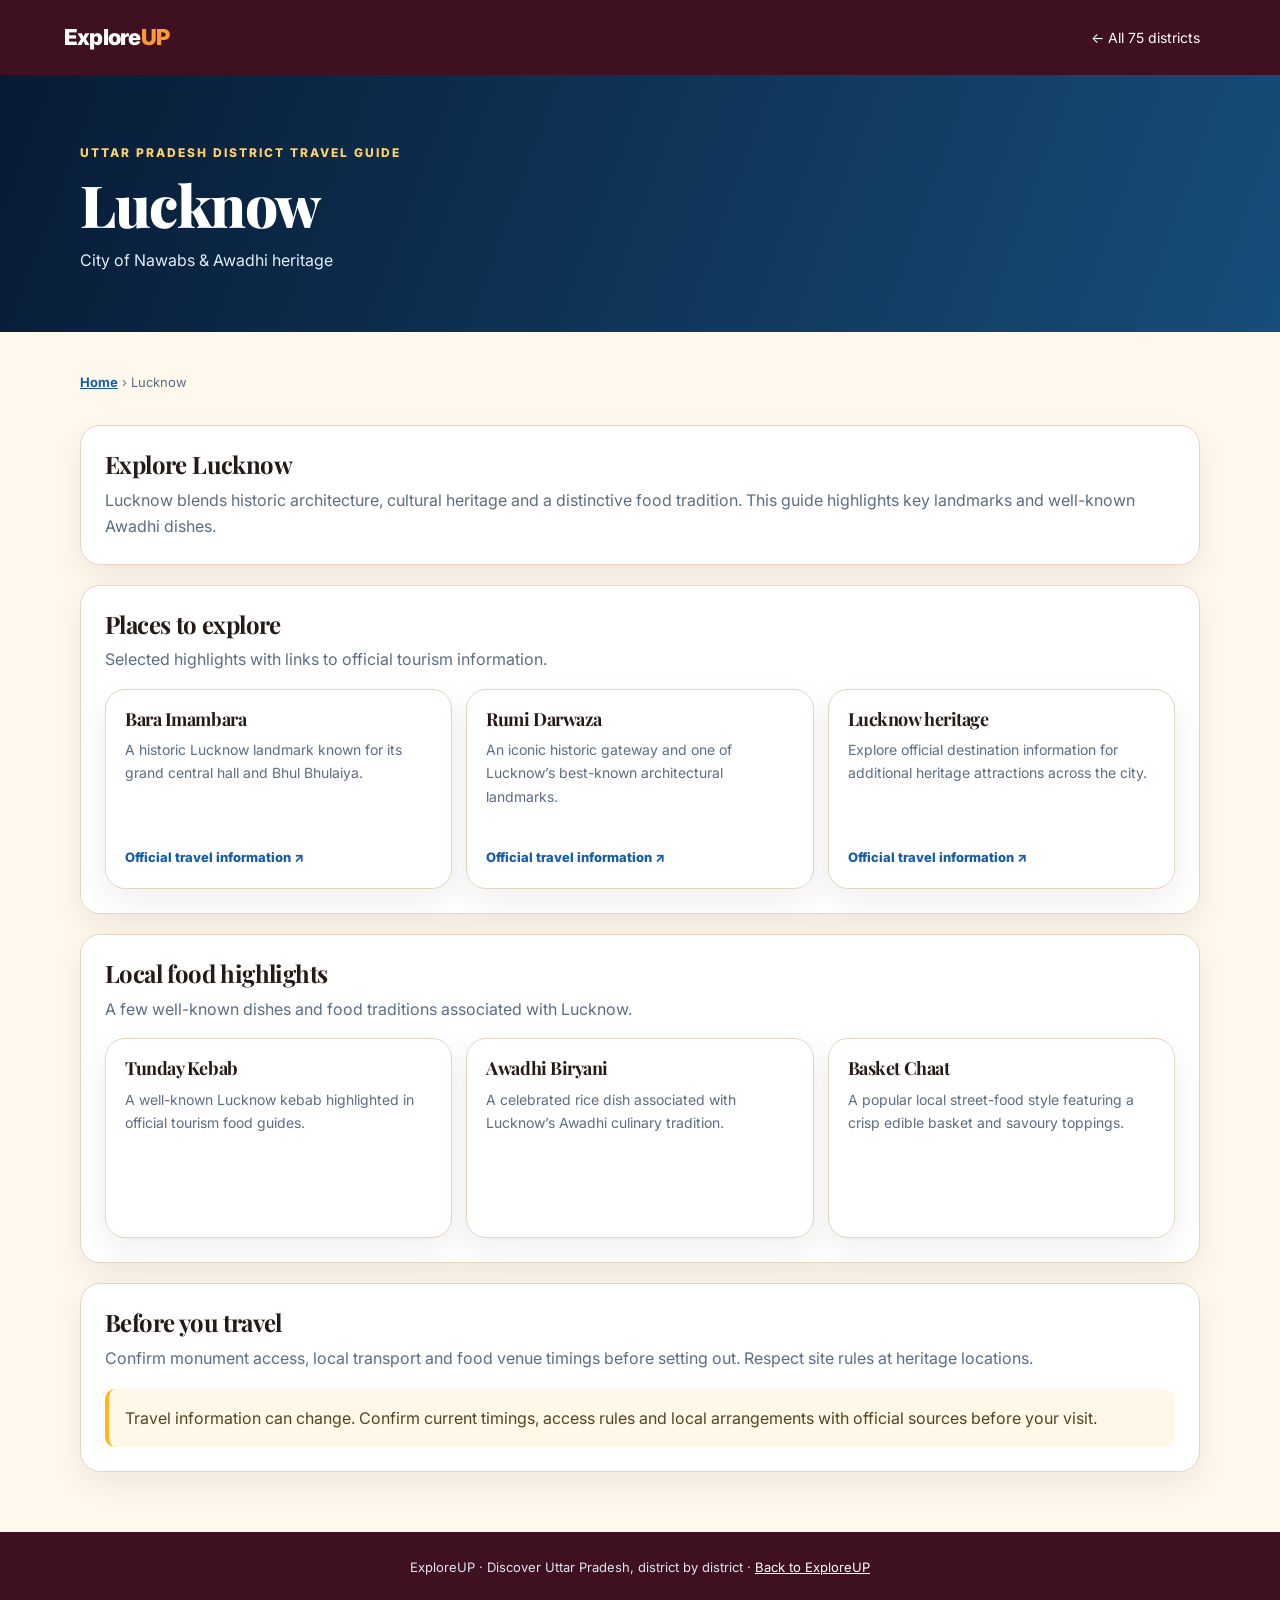
<file: lucknow.html>
<!doctype html>
<html lang="en-IN">
<head>
<meta charset="utf-8">
<meta name="viewport" content="width=device-width,initial-scale=1">
<title>Lucknow Travel Guide — Bara Imambara, Rumi Darwaza &amp; Awadhi Food | ExploreUP</title>
<meta name="description" content="Discover Lucknow’s Bara Imambara, Rumi Darwaza and heritage sites, along with Awadhi food highlights such as kebabs and biryani. ExploreUP city guide.">
<meta name="robots" content="index,follow,max-image-preview:large">
<link rel="canonical" href="https://exploreup-five.vercel.app/lucknow.html">
<meta property="og:type" content="website">
<meta property="og:site_name" content="ExploreUP">
<meta property="og:title" content="Lucknow Travel Guide — Bara Imambara, Rumi Darwaza &amp; Awadhi Food | ExploreUP">
<meta property="og:description" content="Discover Lucknow’s Bara Imambara, Rumi Darwaza and heritage sites, along with Awadhi food highlights such as kebabs and biryani. ExploreUP city guide.">
<meta property="og:url" content="https://exploreup-five.vercel.app/lucknow.html">
<meta property="og:image" content="https://exploreup-five.vercel.app/images/lucknow.jpg">
<meta property="og:image:alt" content="Lucknow heritage and travel guide">
<meta name="twitter:card" content="summary_large_image">
<meta name="twitter:title" content="Lucknow Travel Guide — Bara Imambara, Rumi Darwaza &amp; Awadhi Food | ExploreUP">
<meta name="twitter:description" content="Discover Lucknow’s Bara Imambara, Rumi Darwaza and heritage sites, along with Awadhi food highlights such as kebabs and biryani. ExploreUP city guide.">
<meta name="twitter:image" content="https://exploreup-five.vercel.app/images/lucknow.jpg">
<script type="application/ld+json">{"@context":"https://schema.org","@graph":[{"@type":"WebPage","name":"Lucknow Travel Guide — Bara Imambara, Rumi Darwaza & Awadhi Food | ExploreUP","description":"Discover Lucknow’s Bara Imambara, Rumi Darwaza and heritage sites, along with Awadhi food highlights such as kebabs and biryani. ExploreUP city guide.","url":"https://exploreup-five.vercel.app/lucknow.html","inLanguage":"en-IN","isPartOf":{"@type":"WebSite","name":"ExploreUP","url":"https://exploreup-five.vercel.app/"}},{"@type":"BreadcrumbList","itemListElement":[{"@type":"ListItem","position":1,"name":"Home","item":"https://exploreup-five.vercel.app/"},{"@type":"ListItem","position":2,"name":"Lucknow","item":"https://exploreup-five.vercel.app/lucknow.html"}]}]}</script>
<style>
:root{color-scheme:light;--navy:#071b35;--blue:#155da8;--gold:#ffb51b;--ink:#152842;--muted:#5c6d83;--paper:#f4f7fb}
*{box-sizing:border-box}body{margin:0;background:var(--paper);color:var(--ink);font:16px/1.65 Inter,system-ui,-apple-system,Segoe UI,sans-serif}a{color:inherit}.top{background:var(--navy);color:#fff;padding:16px max(5%,calc((100% - 1120px)/2));display:flex;justify-content:space-between;align-items:center}.brand{font-size:22px;font-weight:850;text-decoration:none}.brand span{color:var(--gold)}.top a.back{color:#fff;text-decoration:none;font-size:14px}.hero{background:linear-gradient(110deg,#071b35,#174d79);color:#fff;padding:68px max(5%,calc((100% - 1120px)/2)) 58px}.eyebrow{color:#ffd16c;font-size:12px;font-weight:800;letter-spacing:2px;text-transform:uppercase}.hero h1{font-size:clamp(36px,6vw,58px);line-height:1.08;margin:10px 0}.hero p{max-width:760px;color:#e2edf8;margin:0}.wrap{width:min(1120px,90%);margin:28px auto 60px}.crumb{font-size:13px;color:var(--muted);margin-bottom:20px}.crumb a{color:var(--blue)}.intro,.panel{background:#fff;border:1px solid #e3eaf2;border-radius:18px;padding:24px;margin-bottom:20px}.intro h2,.panel h2{margin:0 0 8px;font-size:24px}.muted{color:var(--muted);margin:0}.grid{display:grid;grid-template-columns:repeat(3,minmax(0,1fr));gap:14px;margin-top:16px}.item{background:#fff;border:1px solid #e3eaf2;border-radius:16px;padding:19px;display:flex;flex-direction:column;min-height:200px}.item h3{font-size:18px;margin:0 0 8px}.item p{font-size:14px;color:var(--muted);margin:0 0 16px;flex:1}.item a{font-size:13px;color:var(--blue);font-weight:800;text-decoration:none}.note{background:#fff8e8;border-left:4px solid var(--gold);border-radius:10px;padding:16px;margin-top:18px;color:#554322}.foot{background:var(--navy);color:#dce7f4;padding:25px 5%;text-align:center;font-size:13px}.foot a{color:#fff}@media(max-width:760px){.grid{grid-template-columns:1fr}.hero{padding-top:48px}.intro,.panel{padding:19px}.top{padding-left:5%;padding-right:5%}}
</style>
<link rel="preconnect" href="https://fonts.googleapis.com">
<link rel="preconnect" href="https://fonts.gstatic.com" crossorigin>
<link href="https://fonts.googleapis.com/css2?family=Inter:wght@400;500;600;700;800&family=Noto+Sans+Devanagari:wght@400;500;600;700&family=Playfair+Display:wght@600;700&display=swap" rel="stylesheet">
<link rel="stylesheet" href="/css/sitewide-design-system.css?v=20261111-2">
<link rel="stylesheet" href="/css/heritage-secondary-pages.css?v=20261111-1">
</head>
<body>
<nav class="top"><a class="brand" href="/">Explore<span>UP</span></a><a class="back" href="/">← All 75 districts</a></nav>
<header class="hero"><div class="eyebrow">Uttar Pradesh district travel guide</div><h1>Lucknow</h1><p>City of Nawabs &amp; Awadhi heritage</p></header>
<main class="wrap">
<div class="crumb"><a href="/">Home</a> › Lucknow</div>
<section class="intro"><h2>Explore Lucknow</h2><p class="muted">Lucknow blends historic architecture, cultural heritage and a distinctive food tradition. This guide highlights key landmarks and well-known Awadhi dishes.</p></section>
<section class="panel"><h2>Places to explore</h2><p class="muted">Selected highlights with links to official tourism information.</p><div class="grid"><article class="item"><h3>Bara Imambara</h3><p>A historic Lucknow landmark known for its grand central hall and Bhul Bhulaiya.</p><a href="https://www.incredibleindia.gov.in/en/uttar-pradesh/lucknow/bara-imambara" target="_blank" rel="noopener noreferrer">Official travel information ↗</a></article><article class="item"><h3>Rumi Darwaza</h3><p>An iconic historic gateway and one of Lucknow’s best-known architectural landmarks.</p><a href="https://www.incredibleindia.gov.in/en/uttar-pradesh/lucknow/rumi-darwaza" target="_blank" rel="noopener noreferrer">Official travel information ↗</a></article><article class="item"><h3>Lucknow heritage</h3><p>Explore official destination information for additional heritage attractions across the city.</p><a href="https://www.incredibleindia.gov.in/en/uttar-pradesh/lucknow" target="_blank" rel="noopener noreferrer">Official travel information ↗</a></article></div></section>
<section class="panel"><h2>Local food highlights</h2><p class="muted">A few well-known dishes and food traditions associated with Lucknow.</p><div class="grid"><article class="item"><h3>Tunday Kebab</h3><p>A well-known Lucknow kebab highlighted in official tourism food guides.</p></article><article class="item"><h3>Awadhi Biryani</h3><p>A celebrated rice dish associated with Lucknow’s Awadhi culinary tradition.</p></article><article class="item"><h3>Basket Chaat</h3><p>A popular local street-food style featuring a crisp edible basket and savoury toppings.</p></article></div></section>
<section class="panel"><h2>Before you travel</h2><p class="muted">Confirm monument access, local transport and food venue timings before setting out. Respect site rules at heritage locations.</p><div class="note">Travel information can change. Confirm current timings, access rules and local arrangements with official sources before your visit.</div></section>
</main>
<footer class="foot">ExploreUP · Discover Uttar Pradesh, district by district · <a href="/">Back to ExploreUP</a></footer>
</body></html>
</file>
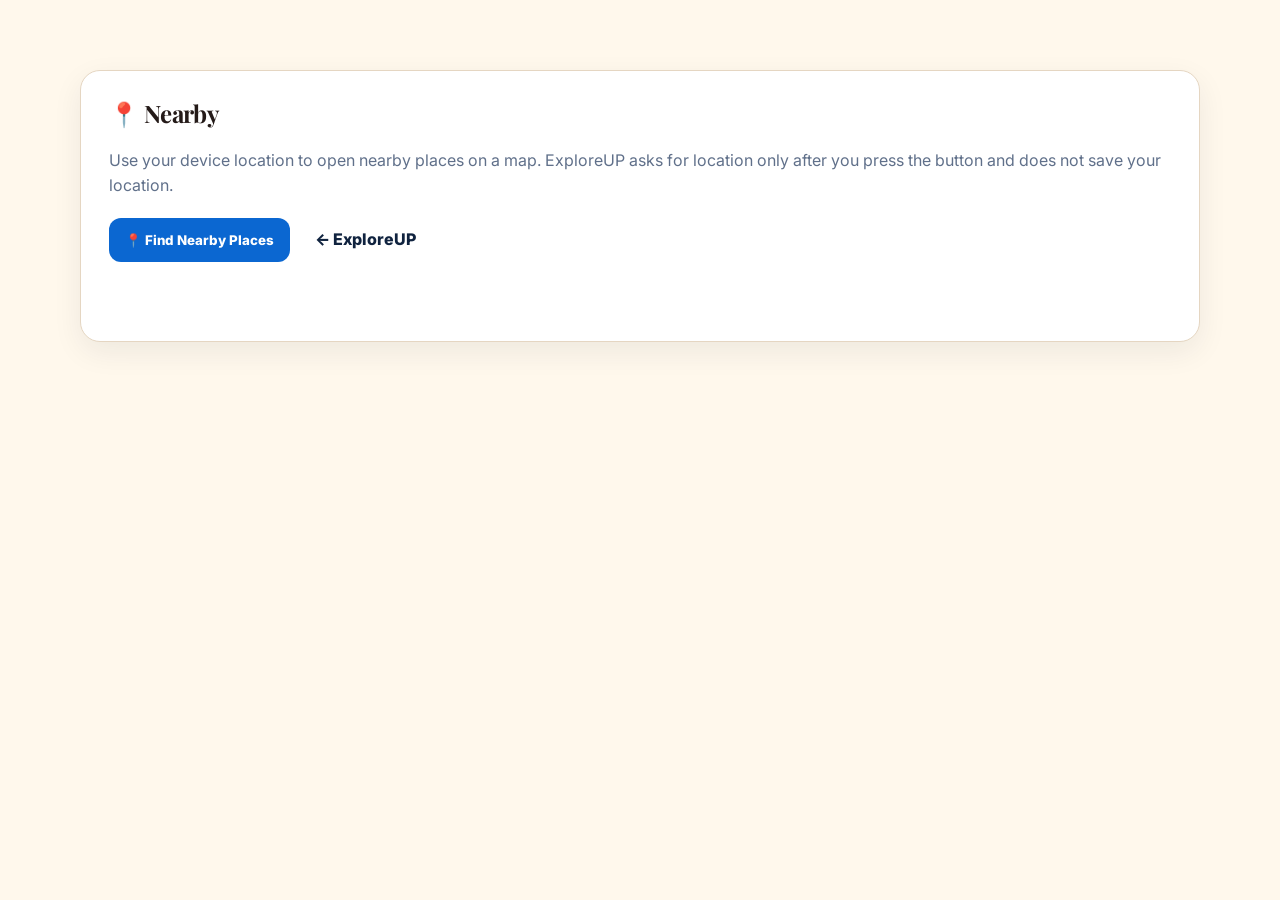
<file: nearby.html>
<!doctype html><html lang="en"><head><meta charset="utf-8"><meta name="viewport" content="width=device-width,initial-scale=1"><title>ExploreUP — Nearby</title><meta property="og:type" content="website"><meta property="og:site_name" content="ExploreUP"><meta property="og:title" content="Find Nearby Places — ExploreUP"><meta property="og:description" content="Use ExploreUP to find nearby places and open location-based map searches."><meta property="og:url" content="https://exploreup-five.vercel.app/nearby.html"><meta property="og:image" content="https://exploreup-five.vercel.app/images/agra-card.jpg?v=20260923"><meta name="twitter:card" content="summary_large_image"><meta name="twitter:title" content="Find Nearby Places — ExploreUP"><meta name="twitter:description" content="Find nearby places with ExploreUP."><meta name="twitter:image" content="https://exploreup-five.vercel.app/images/agra-card.jpg?v=20260923"><link rel="canonical" href="https://exploreup-five.vercel.app/nearby.html"><meta name="robots" content="noindex,follow"><meta name="description" content="Find nearby places using your device location."><style>body{margin:0;font-family:Inter,system-ui,sans-serif;background:#f4f8fc;color:#10233f}.wrap{width:min(760px,90%);margin:70px auto}.card{background:#fff;border:1px solid #e3ebf5;border-radius:18px;padding:28px;box-shadow:0 10px 30px #001b3b12}h1{margin-top:0}.muted{color:#60708a;line-height:1.6}button,a{display:inline-block;border-radius:12px;padding:12px 16px;font-weight:800}.go{background:#0b67d1;color:#fff;border:0;cursor:pointer}.back{margin-left:8px;border:1px solid #d9e3ef;color:#10233f;text-decoration:none}.status{margin-top:14px;color:#60708a;font-size:13px;min-height:20px}</style><link rel="preconnect" href="https://fonts.googleapis.com">
<link rel="preconnect" href="https://fonts.gstatic.com" crossorigin>
<link href="https://fonts.googleapis.com/css2?family=Inter:wght@400;500;600;700;800&family=Noto+Sans+Devanagari:wght@400;500;600;700&family=Playfair+Display:wght@600;700&display=swap" rel="stylesheet">
<link rel="stylesheet" href="/css/sitewide-design-system.css?v=20261111-2">
<link rel="stylesheet" href="/css/heritage-secondary-pages.css?v=20261111-1">
</head><body><main class="wrap"><section class="card"><h1>📍 Nearby</h1><p class="muted">Use your device location to open nearby places on a map. ExploreUP asks for location only after you press the button and does not save your location.</p><button id="nearbyBtn" class="go" type="button">📍 Find Nearby Places</button><a class="back" href="/">← ExploreUP</a><div id="v21NearbyStatus" class="status" aria-live="polite"></div></section></main><script src="./v21-step4-nearby.js?v=20261110-1"></script></body></html>
</file>
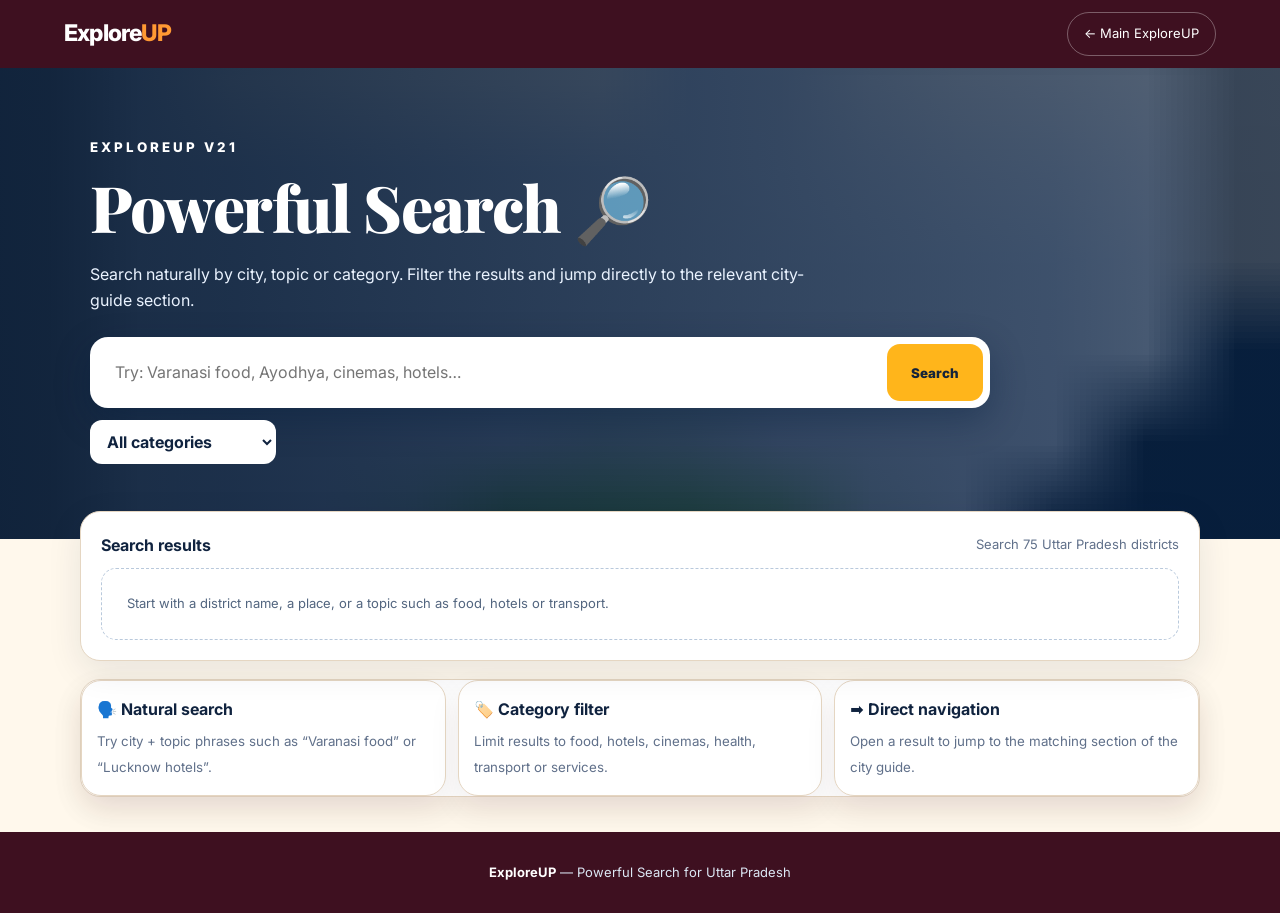
<file: search.html>
<!doctype html>
<html lang="en">
<head>
<meta charset="utf-8">
<meta name="viewport" content="width=device-width,initial-scale=1">
<title>ExploreUP — Powerful Search</title>
<meta name="description" content="Search ExploreUP city guides, food, hotels, cinemas, health, transport and essential services across Uttar Pradesh.">
<style>
:root{--navy:#071b35;--blue:#0b67d1;--gold:#ffb51b;--bg:#f4f8fc;--text:#10233f;--muted:#60708a;--card:#fff}
*{box-sizing:border-box}html{scroll-behavior:smooth}body{margin:0;font-family:Inter,system-ui,-apple-system,Segoe UI,sans-serif;background:var(--bg);color:var(--text)}
a{text-decoration:none;color:inherit}.nav{height:68px;background:var(--navy);color:#fff;display:flex;align-items:center;justify-content:space-between;padding:0 5%}.logo{font-weight:800;font-size:23px}.logo span{color:var(--gold)}.back{border:1px solid #ffffff44;border-radius:20px;padding:9px 14px;font-size:13px}
.hero{background:linear-gradient(90deg,#071b35ee,#071b35aa),url('./images/agra-photo.svg') center/cover;color:#fff;padding:65px 7% 75px}.hero small{letter-spacing:3px;font-weight:800}.hero h1{font-size:clamp(38px,7vw,64px);margin:10px 0}.hero p{max-width:720px;color:#eaf3ff;line-height:1.6}
.searchbox{width:min(900px,100%);margin-top:24px}.row{display:flex;gap:10px;background:#fff;padding:7px;border-radius:18px;box-shadow:0 12px 35px #001a3d55}.row input{flex:1;min-width:0;border:0;outline:0;padding:15px 18px;font-size:16px;color:var(--text);background:#fff}.row button{border:0;background:var(--gold);color:#14233a;border-radius:13px;padding:0 24px;font-weight:850;cursor:pointer}.filters{display:flex;gap:10px;margin-top:12px}.filters select{border:1px solid #ffffff55;background:#fff;color:var(--text);border-radius:12px;padding:10px 12px;font-weight:700}
.wrap{width:min(1100px,90%);margin:0 auto}.panel{margin-top:-28px;position:relative;background:#fff;border-radius:22px;padding:20px;box-shadow:0 10px 35px #001b3b18}.status{display:flex;justify-content:space-between;gap:12px;align-items:center;margin-bottom:10px}.status b{font-size:16px;color:#10233f}.status span{color:#60708a;font-size:13px}.results{display:grid;gap:10px}
.search-result{width:100%;text-align:left;border:1px solid #cbd8e8;background:#fff;color:#10233f !important;border-radius:15px;padding:15px;cursor:pointer;display:grid;grid-template-columns:auto auto 1fr auto;gap:8px;align-items:center;box-shadow:0 2px 8px #001b3b0b}
.search-result *{color:inherit}.search-result:hover{border-color:#7daee8;background:#f4f8fc;transform:translateY(-1px)}.result-title{font-weight:850;color:#10233f !important}.result-type{font-size:11px;font-weight:800;background:#eef5ff;color:#1559a5 !important;border-radius:10px;padding:5px 8px}.result-desc{color:#52657f !important;font-size:13px;line-height:1.4}.result-go{color:#0b67d1 !important;font-weight:850;font-size:12px}.no-results{border:1px dashed #b9c9dc;border-radius:15px;padding:25px;color:#52657f !important;background:#fff;font-size:13px;line-height:1.5}
.tips{display:grid;grid-template-columns:repeat(3,1fr);gap:12px;margin:18px 0 35px}.tip{background:#fff;border:1px solid #e3ebf5;border-radius:15px;padding:15px;color:#10233f}.tip b{display:block;margin-bottom:5px;color:#10233f}.tip small{color:#60708a;line-height:1.5}.footer{background:var(--navy);color:#cddbf0;padding:30px 5%;font-size:13px}.footer b{color:#fff}
@media(max-width:700px){.row{flex-direction:column}.row button{height:48px}.filters{flex-wrap:wrap}.search-result{grid-template-columns:1fr auto}.result-desc{grid-column:1/-1}.result-go{grid-column:2;grid-row:1}.tips{grid-template-columns:1fr}.hero{padding:48px 5% 65px}.wrap{width:92%}}
</style>
<link rel="canonical" href="https://exploreup-five.vercel.app/search.html">
<meta name="robots" content="noindex,follow">
<meta property="og:type" content="website">
<meta property="og:site_name" content="ExploreUP">
<meta property="og:title" content="ExploreUP — Powerful Search">
<meta property="og:description" content="Search city guides, food, hotels, cinemas, health, transport and essential services across Uttar Pradesh.">
<meta property="og:url" content="https://exploreup-five.vercel.app/search.html">
<meta property="og:image" content="https://exploreup-five.vercel.app/images/agra-photo.svg">
<meta name="twitter:card" content="summary_large_image">
<meta name="twitter:title" content="ExploreUP — Powerful Search">
<meta name="twitter:description" content="Search ExploreUP city guides and local information across Uttar Pradesh.">
<meta name="twitter:image" content="https://exploreup-five.vercel.app/images/agra-photo.svg">
<link rel="preconnect" href="https://fonts.googleapis.com">
<link rel="preconnect" href="https://fonts.gstatic.com" crossorigin>
<link href="https://fonts.googleapis.com/css2?family=Inter:wght@400;500;600;700;800&family=Noto+Sans+Devanagari:wght@400;500;600;700&family=Playfair+Display:wght@600;700&display=swap" rel="stylesheet">
<link rel="stylesheet" href="/css/sitewide-design-system.css?v=20261111-2">
<link rel="stylesheet" href="/css/heritage-secondary-pages.css?v=20261111-1">
</head>
<body>
<nav class="nav"><div class="logo">Explore<span>UP</span></div><a class="back" href="/">← Main ExploreUP</a></nav>
<header class="hero"><div><small>EXPLOREUP V21</small><h1>Powerful Search 🔎</h1><p>Search naturally by city, topic or category. Filter the results and jump directly to the relevant city-guide section.</p><div class="searchbox"><div class="row"><input id="powerSearch" type="search" autocomplete="off" placeholder="Try: Varanasi food, Ayodhya, cinemas, hotels…" aria-label="Search ExploreUP"><button type="button" onclick="document.getElementById('powerSearch').focus()">Search</button></div><div class="filters"><select id="categoryFilter" aria-label="Filter by category"><option value="all">All categories</option><option value="places">Cities & Places</option><option value="food">Food</option><option value="hotels">Hotels</option><option value="cinema">Cinemas</option><option value="health">Health</option><option value="transport">Transport</option><option value="services">Essential Services</option></select></div></div></div></header>
<main class="wrap"><section class="panel"><div class="status"><b>Search results</b><span id="searchCount">0 results</span></div><div id="searchResults" class="results" aria-live="polite"></div></section><section class="tips"><div class="tip"><b>🗣️ Natural search</b><small>Try city + topic phrases such as “Varanasi food” or “Lucknow hotels”.</small></div><div class="tip"><b>🏷️ Category filter</b><small>Limit results to food, hotels, cinemas, health, transport or services.</small></div><div class="tip"><b>➡️ Direct navigation</b><small>Open a result to jump to the matching section of the city guide.</small></div></section></main>
<footer class="footer"><b>ExploreUP</b> — Powerful Search for Uttar Pradesh</footer>
<script src="./v21-step2-powerful-search.js?v=20261111-1"></script>
</body>
</html>
</file>
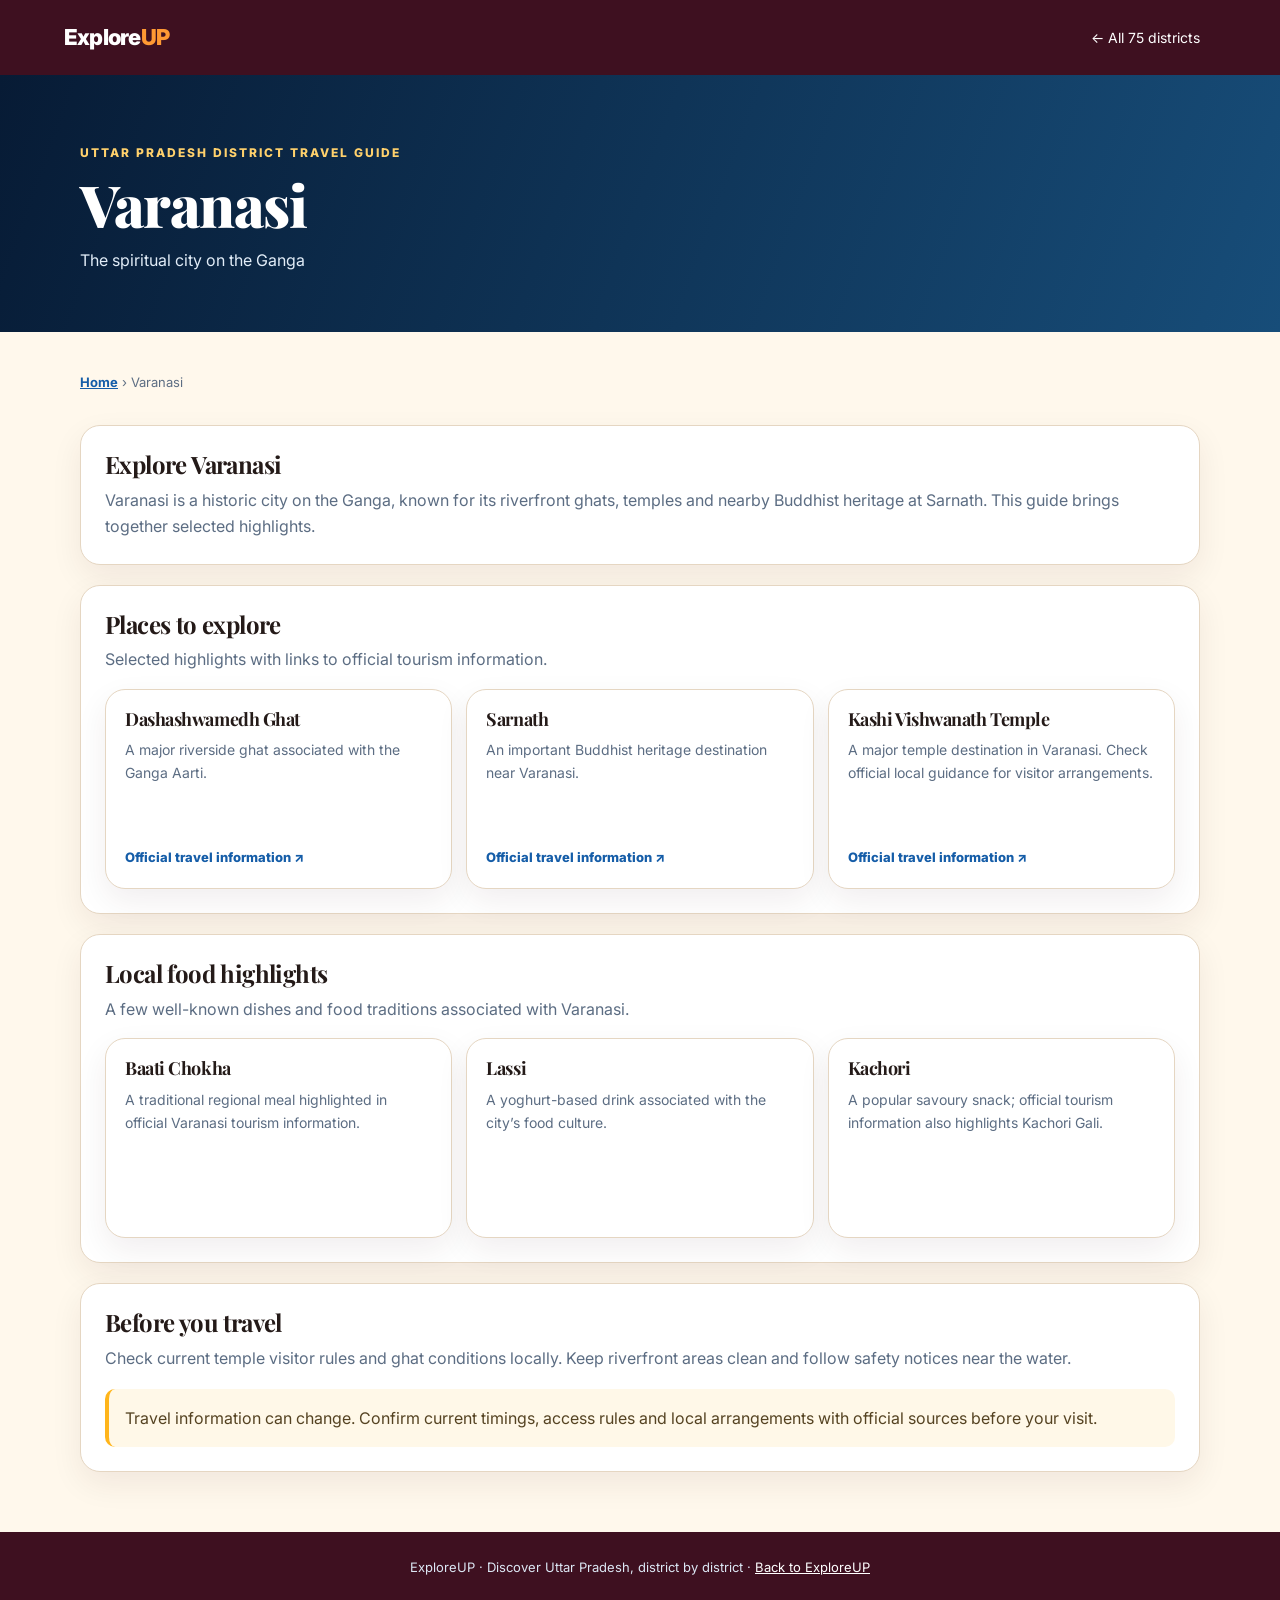
<file: varanasi.html>
<!doctype html>
<html lang="en-IN">
<head>
<meta charset="utf-8">
<meta name="viewport" content="width=device-width,initial-scale=1">
<title>Varanasi Travel Guide — Ghats, Sarnath &amp; Local Food | ExploreUP</title>
<meta name="description" content="Explore Varanasi’s Dashashwamedh Ghat, Sarnath and Kashi heritage, with food highlights including baati chokha, lassi and kachori. Plan with ExploreUP.">
<meta name="robots" content="index,follow,max-image-preview:large">
<link rel="canonical" href="https://exploreup-five.vercel.app/varanasi.html">
<meta property="og:type" content="website">
<meta property="og:site_name" content="ExploreUP">
<meta property="og:title" content="Varanasi Travel Guide — Ghats, Sarnath &amp; Local Food | ExploreUP">
<meta property="og:description" content="Explore Varanasi’s Dashashwamedh Ghat, Sarnath and Kashi heritage, with food highlights including baati chokha, lassi and kachori. Plan with ExploreUP.">
<meta property="og:url" content="https://exploreup-five.vercel.app/varanasi.html">
<meta property="og:image" content="https://exploreup-five.vercel.app/images/varanasi.jpg">
<meta property="og:image:alt" content="Varanasi ghats and travel guide">
<meta name="twitter:card" content="summary_large_image">
<meta name="twitter:title" content="Varanasi Travel Guide — Ghats, Sarnath &amp; Local Food | ExploreUP">
<meta name="twitter:description" content="Explore Varanasi’s Dashashwamedh Ghat, Sarnath and Kashi heritage, with food highlights including baati chokha, lassi and kachori. Plan with ExploreUP.">
<meta name="twitter:image" content="https://exploreup-five.vercel.app/images/varanasi.jpg">
<script type="application/ld+json">{"@context":"https://schema.org","@graph":[{"@type":"WebPage","name":"Varanasi Travel Guide — Ghats, Sarnath & Local Food | ExploreUP","description":"Explore Varanasi’s Dashashwamedh Ghat, Sarnath and Kashi heritage, with food highlights including baati chokha, lassi and kachori. Plan with ExploreUP.","url":"https://exploreup-five.vercel.app/varanasi.html","inLanguage":"en-IN","isPartOf":{"@type":"WebSite","name":"ExploreUP","url":"https://exploreup-five.vercel.app/"}},{"@type":"BreadcrumbList","itemListElement":[{"@type":"ListItem","position":1,"name":"Home","item":"https://exploreup-five.vercel.app/"},{"@type":"ListItem","position":2,"name":"Varanasi","item":"https://exploreup-five.vercel.app/varanasi.html"}]}]}</script>
<style>
:root{color-scheme:light;--navy:#071b35;--blue:#155da8;--gold:#ffb51b;--ink:#152842;--muted:#5c6d83;--paper:#f4f7fb}
*{box-sizing:border-box}body{margin:0;background:var(--paper);color:var(--ink);font:16px/1.65 Inter,system-ui,-apple-system,Segoe UI,sans-serif}a{color:inherit}.top{background:var(--navy);color:#fff;padding:16px max(5%,calc((100% - 1120px)/2));display:flex;justify-content:space-between;align-items:center}.brand{font-size:22px;font-weight:850;text-decoration:none}.brand span{color:var(--gold)}.top a.back{color:#fff;text-decoration:none;font-size:14px}.hero{background:linear-gradient(110deg,#071b35,#174d79);color:#fff;padding:68px max(5%,calc((100% - 1120px)/2)) 58px}.eyebrow{color:#ffd16c;font-size:12px;font-weight:800;letter-spacing:2px;text-transform:uppercase}.hero h1{font-size:clamp(36px,6vw,58px);line-height:1.08;margin:10px 0}.hero p{max-width:760px;color:#e2edf8;margin:0}.wrap{width:min(1120px,90%);margin:28px auto 60px}.crumb{font-size:13px;color:var(--muted);margin-bottom:20px}.crumb a{color:var(--blue)}.intro,.panel{background:#fff;border:1px solid #e3eaf2;border-radius:18px;padding:24px;margin-bottom:20px}.intro h2,.panel h2{margin:0 0 8px;font-size:24px}.muted{color:var(--muted);margin:0}.grid{display:grid;grid-template-columns:repeat(3,minmax(0,1fr));gap:14px;margin-top:16px}.item{background:#fff;border:1px solid #e3eaf2;border-radius:16px;padding:19px;display:flex;flex-direction:column;min-height:200px}.item h3{font-size:18px;margin:0 0 8px}.item p{font-size:14px;color:var(--muted);margin:0 0 16px;flex:1}.item a{font-size:13px;color:var(--blue);font-weight:800;text-decoration:none}.note{background:#fff8e8;border-left:4px solid var(--gold);border-radius:10px;padding:16px;margin-top:18px;color:#554322}.foot{background:var(--navy);color:#dce7f4;padding:25px 5%;text-align:center;font-size:13px}.foot a{color:#fff}@media(max-width:760px){.grid{grid-template-columns:1fr}.hero{padding-top:48px}.intro,.panel{padding:19px}.top{padding-left:5%;padding-right:5%}}
</style>
<link rel="preconnect" href="https://fonts.googleapis.com">
<link rel="preconnect" href="https://fonts.gstatic.com" crossorigin>
<link href="https://fonts.googleapis.com/css2?family=Inter:wght@400;500;600;700;800&family=Noto+Sans+Devanagari:wght@400;500;600;700&family=Playfair+Display:wght@600;700&display=swap" rel="stylesheet">
<link rel="stylesheet" href="/css/sitewide-design-system.css?v=20261111-2">
<link rel="stylesheet" href="/css/heritage-secondary-pages.css?v=20261111-1">
</head>
<body>
<nav class="top"><a class="brand" href="/">Explore<span>UP</span></a><a class="back" href="/">← All 75 districts</a></nav>
<header class="hero"><div class="eyebrow">Uttar Pradesh district travel guide</div><h1>Varanasi</h1><p>The spiritual city on the Ganga</p></header>
<main class="wrap">
<div class="crumb"><a href="/">Home</a> › Varanasi</div>
<section class="intro"><h2>Explore Varanasi</h2><p class="muted">Varanasi is a historic city on the Ganga, known for its riverfront ghats, temples and nearby Buddhist heritage at Sarnath. This guide brings together selected highlights.</p></section>
<section class="panel"><h2>Places to explore</h2><p class="muted">Selected highlights with links to official tourism information.</p><div class="grid"><article class="item"><h3>Dashashwamedh Ghat</h3><p>A major riverside ghat associated with the Ganga Aarti.</p><a href="https://www.incredibleindia.gov.in/en/uttar-pradesh/varanasi/dashashwamedh-ghat" target="_blank" rel="noopener noreferrer">Official travel information ↗</a></article><article class="item"><h3>Sarnath</h3><p>An important Buddhist heritage destination near Varanasi.</p><a href="https://www.incredibleindia.gov.in/en/uttar-pradesh/varanasi/sarnath-museum" target="_blank" rel="noopener noreferrer">Official travel information ↗</a></article><article class="item"><h3>Kashi Vishwanath Temple</h3><p>A major temple destination in Varanasi. Check official local guidance for visitor arrangements.</p><a href="https://www.incredibleindia.gov.in/en/uttar-pradesh/varanasi" target="_blank" rel="noopener noreferrer">Official travel information ↗</a></article></div></section>
<section class="panel"><h2>Local food highlights</h2><p class="muted">A few well-known dishes and food traditions associated with Varanasi.</p><div class="grid"><article class="item"><h3>Baati Chokha</h3><p>A traditional regional meal highlighted in official Varanasi tourism information.</p></article><article class="item"><h3>Lassi</h3><p>A yoghurt-based drink associated with the city’s food culture.</p></article><article class="item"><h3>Kachori</h3><p>A popular savoury snack; official tourism information also highlights Kachori Gali.</p></article></div></section>
<section class="panel"><h2>Before you travel</h2><p class="muted">Check current temple visitor rules and ghat conditions locally. Keep riverfront areas clean and follow safety notices near the water.</p><div class="note">Travel information can change. Confirm current timings, access rules and local arrangements with official sources before your visit.</div></section>
</main>
<footer class="foot">ExploreUP · Discover Uttar Pradesh, district by district · <a href="/">Back to ExploreUP</a></footer>
</body></html>
</file>
<file: css/sitewide-design-system.css>
/* ExploreUP — site-wide UI/UX Pro Max design system */
:root{--eu-ink:#102b4d;--eu-navy:#08264b;--eu-blue:#1769c2;--eu-gold:#c9a24b;--eu-paper:#f7f8fb;--eu-muted:#687b92;--eu-border:#e2e9f2;--eu-surface:#fff;--eu-shadow:0 12px 32px rgba(16,43,77,.075);--eu-radius:18px}
html{scroll-behavior:smooth;scroll-padding-top:84px}
body{background:var(--eu-paper)!important;color:var(--eu-ink)!important;font-family:Inter,ui-sans-serif,system-ui,-apple-system,"Segoe UI",sans-serif!important;line-height:1.65}
a{transition:color .18s ease,background-color .18s ease,border-color .18s ease}
:where(.top,.nav){min-height:68px;gap:14px;padding-inline:clamp(18px,5vw,64px)!important;background:var(--eu-navy)!important;color:#fff!important;box-shadow:0 3px 18px rgba(8,38,75,.12)}
:where(.brand,.logo){font-weight:850;letter-spacing:-.035em}
:where(.back){border-radius:999px!important;padding:10px 16px!important;min-height:42px;display:inline-flex;align-items:center;justify-content:center}
:where(.hero){position:relative;isolation:isolate;overflow:hidden;background-color:var(--eu-navy)!important;color:#fff!important}
:where(.hero h1){font-weight:850;letter-spacing:-.045em;line-height:1.08}
:where(.hero p){max-width:720px;line-height:1.75}
:where(.wrap){width:min(1120px,92%)!important;margin-inline:auto}
:where(.panel,.intro,.content-card,.card,.compare,.tips,.item,.tip,.tip-card,.compareItem,.citytool){background:var(--eu-surface);border:1px solid var(--eu-border);border-radius:var(--eu-radius);box-shadow:var(--eu-shadow)}
:where(.panel,.intro,.content-card,.compare){padding:clamp(18px,3vw,30px)}
:where(.intro,.panel){margin-block:18px}
:where(.grid){display:grid;grid-template-columns:repeat(auto-fit,minmax(min(100%,230px),1fr));gap:16px}
:where(.item,.tip,.tip-card,.compareItem,.citytool){padding:18px;box-shadow:0 5px 18px rgba(16,43,77,.045)}
:where(.item h3,.tip h3,.tip-card h4,.compareItem strong){color:var(--eu-ink);line-height:1.3}
:where(.muted,.hint,.meta,.status){color:var(--eu-muted)}
:where(.crumb,.breadcrumb){color:var(--eu-muted);padding-block:12px}
:where(.crumb a,.breadcrumb a){color:var(--eu-blue);font-weight:700}
:where(.tabs){gap:9px;padding-block:14px}
:where(.tabs a){border:1px solid var(--eu-border);border-radius:999px;background:#fff;padding:10px 16px;font-weight:700}
:where(.tabs a:hover){border-color:var(--eu-blue);color:var(--eu-blue)}
:where(button,.btn,.go,.submit,.place-source,.compareBtn,.clear){min-height:44px;border-radius:12px;transition:transform .18s ease,box-shadow .18s ease,background-color .18s ease}
:where(button,.btn,.go,.submit,.place-source):hover{transform:translateY(-1px);box-shadow:0 7px 18px rgba(8,38,75,.12)}
:where(input,select,textarea){min-height:44px;border:1px solid #d5dfeb;border-radius:12px;transition:border-color .18s ease,box-shadow .18s ease}
:where(input,select,textarea):focus-visible{outline:0;border-color:var(--eu-blue);box-shadow:0 0 0 3px rgba(23,105,194,.15)}
:where(button,a,input,select,textarea,[tabindex]):focus-visible{outline:3px solid rgba(23,105,194,.65);outline-offset:3px}
:where(.search-result){border-color:var(--eu-border);border-radius:15px;transition:transform .18s ease,border-color .18s ease,box-shadow .18s ease}
:where(.search-result:hover){border-color:#9fc2e8;box-shadow:0 7px 20px rgba(16,43,77,.08)}
:where(.hero-image){border-radius:20px;box-shadow:var(--eu-shadow)}
:where(.hero-image img,.mini-gallery img){display:block;max-width:100%}
:where(.content-card h1,.content-card h2,.panel h2){letter-spacing:-.025em}
:where(.highlight-box,.note){border-radius:14px}
:where(.mini-gallery){gap:14px}
:where(.mini-gallery img){border-radius:14px;object-fit:cover}
:where(.foot,.footer){background:var(--eu-navy)!important;color:#dce7f4!important;padding:28px 5%;text-align:center}
:where(.foot a,.footer a){color:#fff}
:where(.empty){border:1px dashed #c7d5e5;border-radius:15px;background:#fff;padding:22px;color:var(--eu-muted)}
:where(.citytools){grid-template-columns:repeat(auto-fit,minmax(180px,1fr));gap:14px}
@media(max-width:700px){:where(.top,.nav){min-height:60px;padding-inline:4%!important}:where(.hero){padding-inline:5%!important}:where(.wrap){width:92%!important}:where(.grid){grid-template-columns:1fr}:where(.panel,.intro,.content-card,.compare){padding:18px}:where(.tabs){overflow-x:auto;scrollbar-width:thin}:where(.tabs a){flex:0 0 auto}:where(.hero-image){border-radius:15px}:where(.item,.tip,.tip-card,.compareItem){padding:16px}:where(.search-result){grid-template-columns:1fr auto}}
@media(prefers-reduced-motion:reduce){*,*::before,*::after{scroll-behavior:auto!important;transition:none!important;animation:none!important}}
</file>
<file: css/heritage-secondary-pages.css>
/* ExploreUP Modern Heritage — secondary-page alignment
   Shared visual layer for district and utility pages. No feature behavior is changed. */
:root{
  --eu-primary:#A94F0B;
  --eu-saffron:#FF9933;
  --eu-maroon:#5B1F2A;
  --eu-maroon-deep:#3E1020;
  --eu-cream:#FFF8EC;
  --eu-paper:#FFF8EC;
  --eu-ink:#241A18;
  --eu-muted:#62564F;
  --eu-border:#E5D6C2;
  --eu-font-display:"Playfair Display",Georgia,serif;
  --eu-font-body:"Inter",system-ui,-apple-system,"Segoe UI",sans-serif;
}
html{scroll-padding-top:84px}
body{
  color:var(--eu-ink)!important;
  background:var(--eu-cream)!important;
  font-family:var(--eu-font-body)!important;
  line-height:1.65;
  -webkit-font-smoothing:antialiased;
}
h1,h2,h3,.section-title{
  font-family:var(--eu-font-display)!important;
  letter-spacing:-.025em;
  line-height:1.2;
}
.top,.nav,.foot,.footer{
  background:var(--eu-maroon-deep)!important;
}
.brand span,.logo span{color:var(--eu-saffron)!important}
.back{
  border-color:rgba(255,255,255,.32)!important;
}
:where(.card,.panel,.content-card,.intro,.item,.compare,.tips,.tip,.tip-card,.compareItem,.citytool,.empty){
  border-color:var(--eu-border)!important;
  border-radius:20px!important;
  box-shadow:0 12px 32px rgba(62,16,32,.07);
}
:where(.card,.panel,.content-card,.intro,.item,.compare,.tips,.tip,.tip-card,.compareItem,.citytool){
  background:#fff!important;
}
:where(.muted,.hint,.status,.caption small){color:var(--eu-muted)}
:where(button,.btn,.go,.submit,.place-source,.compareBtn,.clear,.back,.tabs a){
  font-family:var(--eu-font-body);
  touch-action:manipulation;
}
:where(button,.btn,.go,.submit,.place-source,.compareBtn,.clear){
  min-height:44px;
}
:where(input,select,textarea){font:inherit;max-width:100%}
:where(button,a,input,select,textarea,[tabindex]):focus-visible{
  outline:3px solid #245A78!important;
  outline-offset:3px!important;
}
:where(a,button){-webkit-tap-highlight-color:transparent}
:where(.tabs a,.back){
  border-radius:999px;
}
@media(max-width:700px){
  body{line-height:1.6}
  :where(button,.btn,.go,.submit,.place-source,.compareBtn,.clear){min-height:48px}
  :where(.wrap,main){max-width:100%;width:92%}
}
@media(prefers-reduced-motion:reduce){
  html{scroll-behavior:auto!important}
  *,*::before,*::after{scroll-behavior:auto!important;transition-duration:.01ms!important;animation-duration:.01ms!important}
}
</file>
